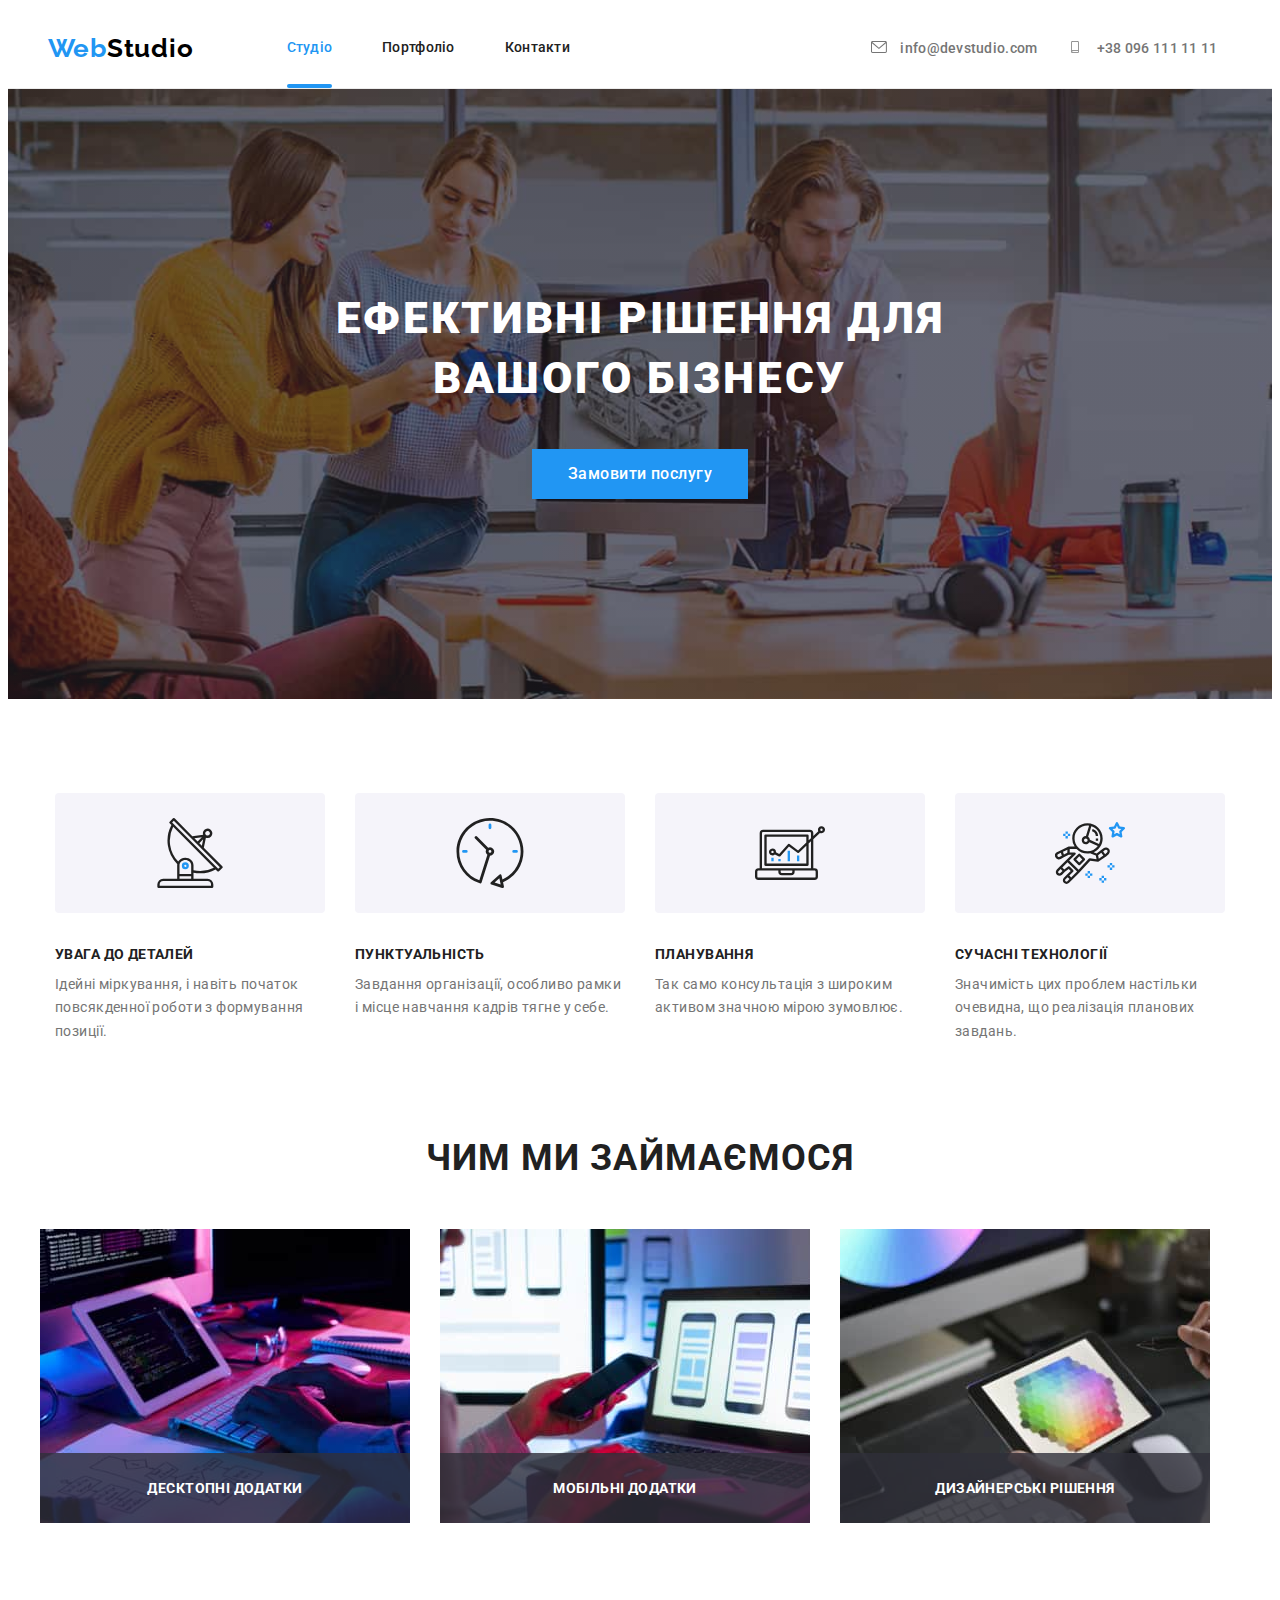
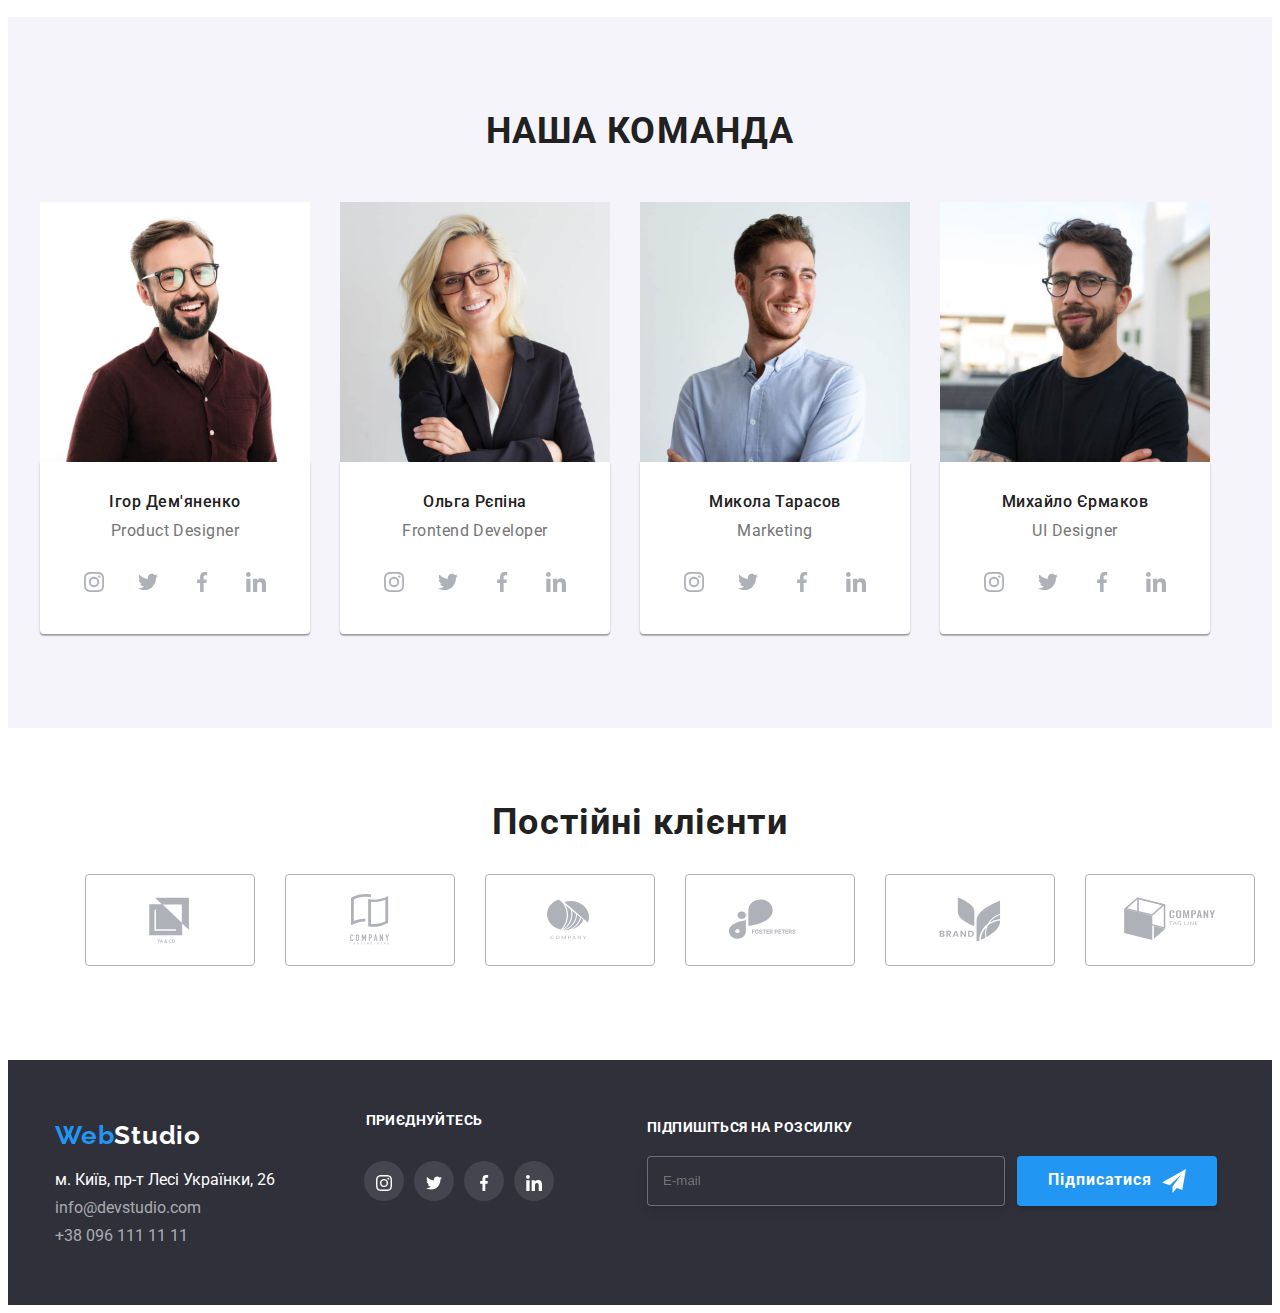
<file: index.html>
<!DOCTYPE html>
<html lang="uk">
<head>
        <meta charset="UTF-8">
        <meta http-equiv="X-UA-Compatible" content="IE=edge">
        <meta name="viewport" content="width=device-width, initial-scale=1.0">
        <title>Frontend_Css_Html_java</title>
        <link rel="preconnect" href="https://fonts.googleapis.com">
        <link rel="preconnect" href="https://fonts.gstatic.com" crossorigin>
        <link href="https://fonts.googleapis.com/css2?family=Raleway:wght@700&family=Roboto:wght@400;500;700;900&display=swap"
            rel="stylesheet">
        <link rel="stylesheet" href="https://cdnjs.cloudflare.com/ajax/libs/modern-normalize/1.1.0/modern-normalize.min.css" integrity="sha512-wpPYUAdjBVSE4KJnH1VR1HeZfpl1ub8YT/NKx4PuQ5NmX2tKuGu6U/JRp5y+Y8XG2tV+wKQpNHVUX03MfMFn9Q==" crossorigin="anonymous" referrerpolicy="no-referrer" />  
          <link rel="stylesheet" href="./css/main.min.css">
            <!-- <link rel="stylesheet" href="./css/style.css">     -->
</head>
<body>
    <header class="header">
        <div class="header__flex  container">
            <nav class="header__navs">
                <a class="logo" href="./index.html">Web<span class="logo--black">Studio</span></a>
                <ul class="header__menu   list">
                    <li class="item     header__item">
                        <a href="./index.html" class="link current  header__link header__link--current">Студіо</a>
                    </li>
                    <li class="item      header__item">
                        <a href="./portfolio.html" class="link  header__link">Портфоліо</a></li>
                    <li class="item      header__item">
                        <a href="./test.html" class="link  header__link">Контакти</a></li>
                </ul>
            </nav>        
                <ul class="contact  list">
                    <li class="item   contact__item">
                        <a href="mailto:info@devstudio.com" class="link contact__link">
                        <svg class="contact__icon" width="16px" height="12px">
                            <use href="./images/icons.svg#envelope-hover"></use></svg>
                        info@devstudio.com</a>
                    <!-- <div class="registr"></div> -->
                    </li>

                <li class="item   contact__item">
                    <a href="tel:+380961111111" class="link  contact__link">
                    <svg class="contact__icon" width="10px" height="16px">
                        <use href="./images/icons.svg#smartphone"></use>
                    </svg>
                    +38 096 111 11 11</a></li>
            </ul>
        </div>
    </header>
<main>   
    <!-- Hero -->    
    <section class="hero">       
       <h1 class="hero__title"> Ефективні рішення для вашого бізнесу</h1>
       <button class="button hero__button" type="button" data-modal-open> Замовити послугу </button> 
    </section>    
                <!-- Переваги -->
    <section class="container">
        <h2 class="visually__hidden">Переваги</h2>
    <ul class="benefits list">
        <li> 
            <svg class="benefits__icon" width="70px" height="70px">
                <use href="./images/icons.svg#antenna"></use>
            </svg>
            <h3 class="benefits__title">УВАГА ДО ДЕТАЛЕЙ</h3>
            <p class="benefits__text">Ідейні міркування, і навіть початок повсякденної роботи з формування позиції.</p>
        </li>
        <li>
            <svg class="benefits__icon" width="70px" height="70px">
                <use href="./images/icons.svg#clock"></use>
            </svg>
            <h3 class="title   benefits__title">ПУНКТУАЛЬНІСТЬ</h3>
            <p class="text     benefits__text">Завдання організації, особливо рамки і місце навчання кадрів тягне у себе.</p>
        </li>
        <li>
            <svg class="benefits__icon" width="70px" height="70px">
                <use href="./images/icons.svg#diagram"></use>
            </svg>
            <h3 class="title     benefits__title">ПЛАНУВАННЯ</h3>
            <p class="text     benefits__text">Так само консультація з широким активом значною мірою зумовлює.</p>
        </li>
        <li>
            <svg class="benefits__icon" width="70px" height="70px">
                <use href="./images/icons.svg#astronaut"></use>
            </svg>
            <h3 class="title     benefits__title">СУЧАСНІ ТЕХНОЛОГІЇ</h3>
            <p class="text     benefits__text">Значимість цих проблем настільки очевидна, що реалізація планових завдань.</p>
        </li>
    </ul>
    </section>

                <!-- /* home */ -->
    <section class="home" >
        <h2 class="home__title">Чим ми займаємося</h2>
        <ul class="home__working list">
            <li class="home__item"> 
                <p class="home__lable">Десктопні додатки</p>
                <img src="./images/box1.jpg" alt="Людина працює за комп'ютером" width="370" height="294">              
            </li>
            <li class="home__item"> 
                <p class="home__lable">Мобільні додатки</p>
                <img src="./images/box2.jpg" alt=" Людина робить  макет телефону" width="370" height="294"> </li>
            <li class="home__item">
                <p class="home__lable">Дизайнерські рішення</p>
                <img src="./images/box3.jpg" alt=" Вибираю палітру на планшеті" width="370" height="294"></li>          
        </ul>    
    </section>
    
                    <!-- Команда сети -->
    <section class="team" >
        <h2 class="team__title">Наша команда</h2>       
            <ul class="team__list list">
            <li>
                <img src="./images/img7.jpg" alt="Ігор Дем'яненко" width="270" height="260">
             <div class="team__ifo">             
                    <h3 class="team__name">Ігор Дем'яненко</h3>
                    <p class="team__text" lang="en">Product Designer</p>
                    <ul class="social__link  list"> 
                        <li>
                            <a class="social__name" href="">
                                <svg width="20px" height="20px">
                                    <use href="./images/icons.svg#instagram"></use>
                                </svg>
                            </a>
                        </li>

                        <li>
                            <a class="social__name" href="">
                                <svg width="20px" height="20px">
                                    <use href="./images/icons.svg#twitter"></use>
                                </svg>
                            </a>
                        </li>

                        <li>
                            <a class="social__name" href="">
                                <svg width="20px" height="20px">
                                    <use href="./images/icons.svg#facebook"></use>
                                </svg>
                            </a>
                        </li>

                        <li>
                            <a class="social__name" href="">
                                <svg width="20px" height="20px">
                                    <use href="./images/icons.svg#linkedin"></use>
                                </svg>
                            </a>
                        </li>
                    </ul>
            </div>
                       
            </li>

            <li>
                <img src="./images/img8.jpg" alt="Ольга Рєпіна" width="270" height="260">
            <div class="team__ifo">
                    <h3 class="team__name">Ольга Рєпіна</h3>
                    <p class="team__text" lang="en">Frontend Developer</p>
                    <ul class="social__link  list">
                        <li><a class="social__name" href="">
                                <svg width="20px" height="20px">
                                    <use href="./images/icons.svg#instagram"></use>
                                </svg>
                            </a></li>
                        <li><a class="social__name" href="">
                                <svg width="20px" height="20px">
                                    <use href="./images/icons.svg#twitter"></use>
                                </svg>
                            </a></li>
                        <li><a class="social__name" href="">
                                <svg width="20px" height="20px">
                                    <use href="./images/icons.svg#facebook"></use>
                                </svg>
                            </a></li>
                        <li><a class="social__name" href=""><svg width="20px" height="20px">
                                    <use href="./images/icons.svg#linkedin"></use>
                                </svg></a></li>
                    </ul>
                </div>
            </li>
                                     
            <li>
                <img src="./images/img9.jpg" alt="Микола Тарасов" width="270" height="260">
            <div class="team__ifo">
                <h3 class="team__name">Микола Тарасов</h3>
                <p class="team__text" lang="en">Marketing</p>
                <ul class="social__link  list">
                    <li><a class="social__name" href="">
                            <svg width="20px" height="20px">
                                <use href="./images/icons.svg#instagram"></use>
                            </svg>
                        </a></li>
                    <li><a class="social__name" href="">
                            <svg width="20px" height="20px">
                                <use href="./images/icons.svg#twitter"></use>
                            </svg>
                        </a></li>
                    <li><a class="social__name" href="">
                            <svg width="20px" height="20px">
                                <use href="./images/icons.svg#facebook"></use>
                            </svg>
                        </a></li>
                    <li><a class="social__name" href=""><svg width="20px" height="20px">
                                <use href="./images/icons.svg#linkedin"></use>
                            </svg></a></li>
                </ul>
                </div>
            </li>           
                        
            <li>
                <img src="./images/img10.jpg" alt="Михайло Єрмаков" width="270" height="260">
            <div class="team__ifo">
                <h3 class="team__name">Михайло Єрмаков</h3>
                <p class="team__text" lang="en">UI Designer</p>
                <ul class="social__link  list">
                    <li>
                        <a class="social__name" href="">
                            <svg  width="20px" height="20px">
                                <use href="./images/icons.svg#instagram"></use>
                            </svg>
                        </a>
                    </li>
                    <li>
                        <a class="social__name" href="">
                            <svg  width="20px" height="20px">
                                <use href="./images/icons.svg#twitter"></use>
                            </svg>
                        </a>
                    </li>
                    <li>
                        <a class="social__name" href="">
                            <svg  width="20px" height="20px">
                                <use href="./images/icons.svg#facebook"></use>
                            </svg>
                        </a>
                    </li>
                    <li>
                        <a class="social__name" href=""><svg  width="20px" height="20px">
                                <use href="./images/icons.svg#linkedin"></use>
                            </svg>
                        </a>
                    </li>
                </ul>
            </div>
            </li>                       
        </ul>    
    </section>
    
                      <!--Client  -->
                
    <section class="container client">
        <h2 class="client__title">Постійні клієнти</h2>
        <ul class="client__logo list">
            <li>
                <svg class="client__icons"  width="41px" height="47px">
                    <use href="./images/icons.svg#group"></use>
                </svg>
            </li>
            <li>
                <svg class="client__icons" width="106px" height="60px">
                    <use href="./images/icons.svg#group-a"></use>
                </svg>
            </li>
            <li>
                <svg class="client__icons" width="106px" height="60px">
                    <use href="./images/icons.svg#group-b"></use>
                </svg>
            </li>
            <li>
               <svg class="client__icons" width="106px" height="60px">
                    <use href="./images/icons.svg#group-c"></use>
                </svg>
            </li>
            <li>
                <svg class="client__icons" width="106px" height="60px">
                    <use href="./images/icons.svg#group-d"></use>
                </svg>
            </li>
            <li>
                <svg class="client__icons" width="106px" height="60px">
                    <use href="./images/icons.svg#group-f"></use>
                </svg>
            </li>
        </ul>
    </section>
</main>
<footer class="footer">
    <div class="foot  container">
        <div>
            <!-- <a class="logo__foot" href="./index.html"><span class="logo__span">Web</span>Studio</a> -->
            <a class="logo" href="./index.html">Web<span class="logo--white">Studio</span></a>
             <address class="address">
             <p class="address__sity">м. Київ, пр-т Лесі Українки, 26 </p>
           
                <ul class="list">
                    <li class="address__item"><a class="address__contact" href="mailto:info@devstudio.com">info@devstudio.com</a></li>
                    <li class="address__item"> <a class="address__contact" href="tel:+380961111111">+38 096 111 11 11</a></li>
                </ul>
            </address>
        </div>

        <div class="join">
            <p class="join__title">приєднуйтесь</p>
            <ul class="list  join__list">
                <li>
                    <a class="join__link" href="https://www.instagram.com/">
                        <svg class="qwe" width="20px" height="20px">
                            <use href="./images/icons.svg#instagram"></use>
                        </svg>
                    </a>
                </li>
                <li>
                    <a class="join__link" href="https://twitter.com/">
                        <svg width="20px" height="20px">
                            <use href="./images/icons.svg#twitter"></use>
                        </svg>
                    </a>
                </li>
                <li>
                    <a class="join__link" href="https://www.facebook.com/">
                        <svg width="20px" height="20px">
                            <use href="./images/icons.svg#facebook"></use>
                        </svg>
                    </a>
                </li>
                <li>
                    <a class="join__link" href="https://www.linkedin.com/">
                        <svg width="20px" height="20px">
                            <use href="./images/icons.svg#linkedin"></use>
                        </svg>
                    </a>
                </li>
            </ul>
        </div>
        <div class="subscription">
            <h3 class="subscription__title">Підпишіться на розсилку</h3>
            <div class="subscription__form">
                <label for="mail"></label>
                <input class="subscription__input" id="mail" type="email" name="mail" placeholder="E-mail">
                <button class="subscription__button" type="submit">Підписатися
                    <svg class="subscription__icon" width="24" height="24">
                        <use href="./images/icons.svg#icon-send"></use>
                    </svg>
                </button>
            </div>
        </div>
    </div>
</footer>

            <!-- Modal -->
<div class="backdrop is-hidden" data-modal>
    <div class="modal">
        <button type="button" class="modal__close" data-modal-close>
            <svg width="18px" height="18px">
                <use href="./images/icons.svg#close-modsal"></use>
            </svg>
        </button>
<form class="form">
    <h2 class="form__title">Залиште свої дані, ми вам передзвонимо</h2>

    <div class="form__position">
        <label class="form__lable" for="name">Ім'я</label>
        <div class="form__box">
            <input class="form__input" type="text"   name="name" id="name" autofocus>
            <svg class="form__icon" width="18" height="18">
                <use href="./images/icons.svg#person-black"></use>
            </svg>
        </div>
    </div>

    <div class="form__position">
        <label class="form__lable" for="tel">Телефон</label>
        <div class="form__box">
            <input class="form__input" type="tel" name="tel" id="tel" minlength="2" maxlength="20" pattern="1-0">
            <svg class="form__icon" width="18" height="18">
                <use href="./images/icons.svg#phone-black"></use>
            </svg>
        </div>
    </div>


    <div class="form__position">
        <label class="form__lable" for="mail">Пошта</label>
        <div class="form__box">
            <input class="form__input" type="email" name="mail" id="email">
            <svg class="form__icon" width="18" height="18">
                <use href="./images/icons.svg#email-black"></use>
            </svg>
        </div>
    </div>

    <div class="textarea">
        <label class="textarea__lable" for="textarea">Коментар</label>
        <!-- <p class="name-textarea">Коментар</p> -->
        <textarea name="textarea" class="textarea__placeholder" id="textarea" cols="30" rows="10" placeholder="Введіть текст"></textarea>
    </div>

    <div class="checkbox">
        <input class="checkbox__input" type="checkbox" name="consent" value="" id="consent">
        <label class="checkbox__lable" for="consent">Погоджуюся з розсилкою та приймаю <a class="checkbox__link" href="">Умови договору</a>
        </label>
    </div>
    <button class="submit__modal" type="submit">Відправити</button>
</form>
    </div>
</div>


<script src="./js/modal.js"></script>
</body>
</html>
</file>
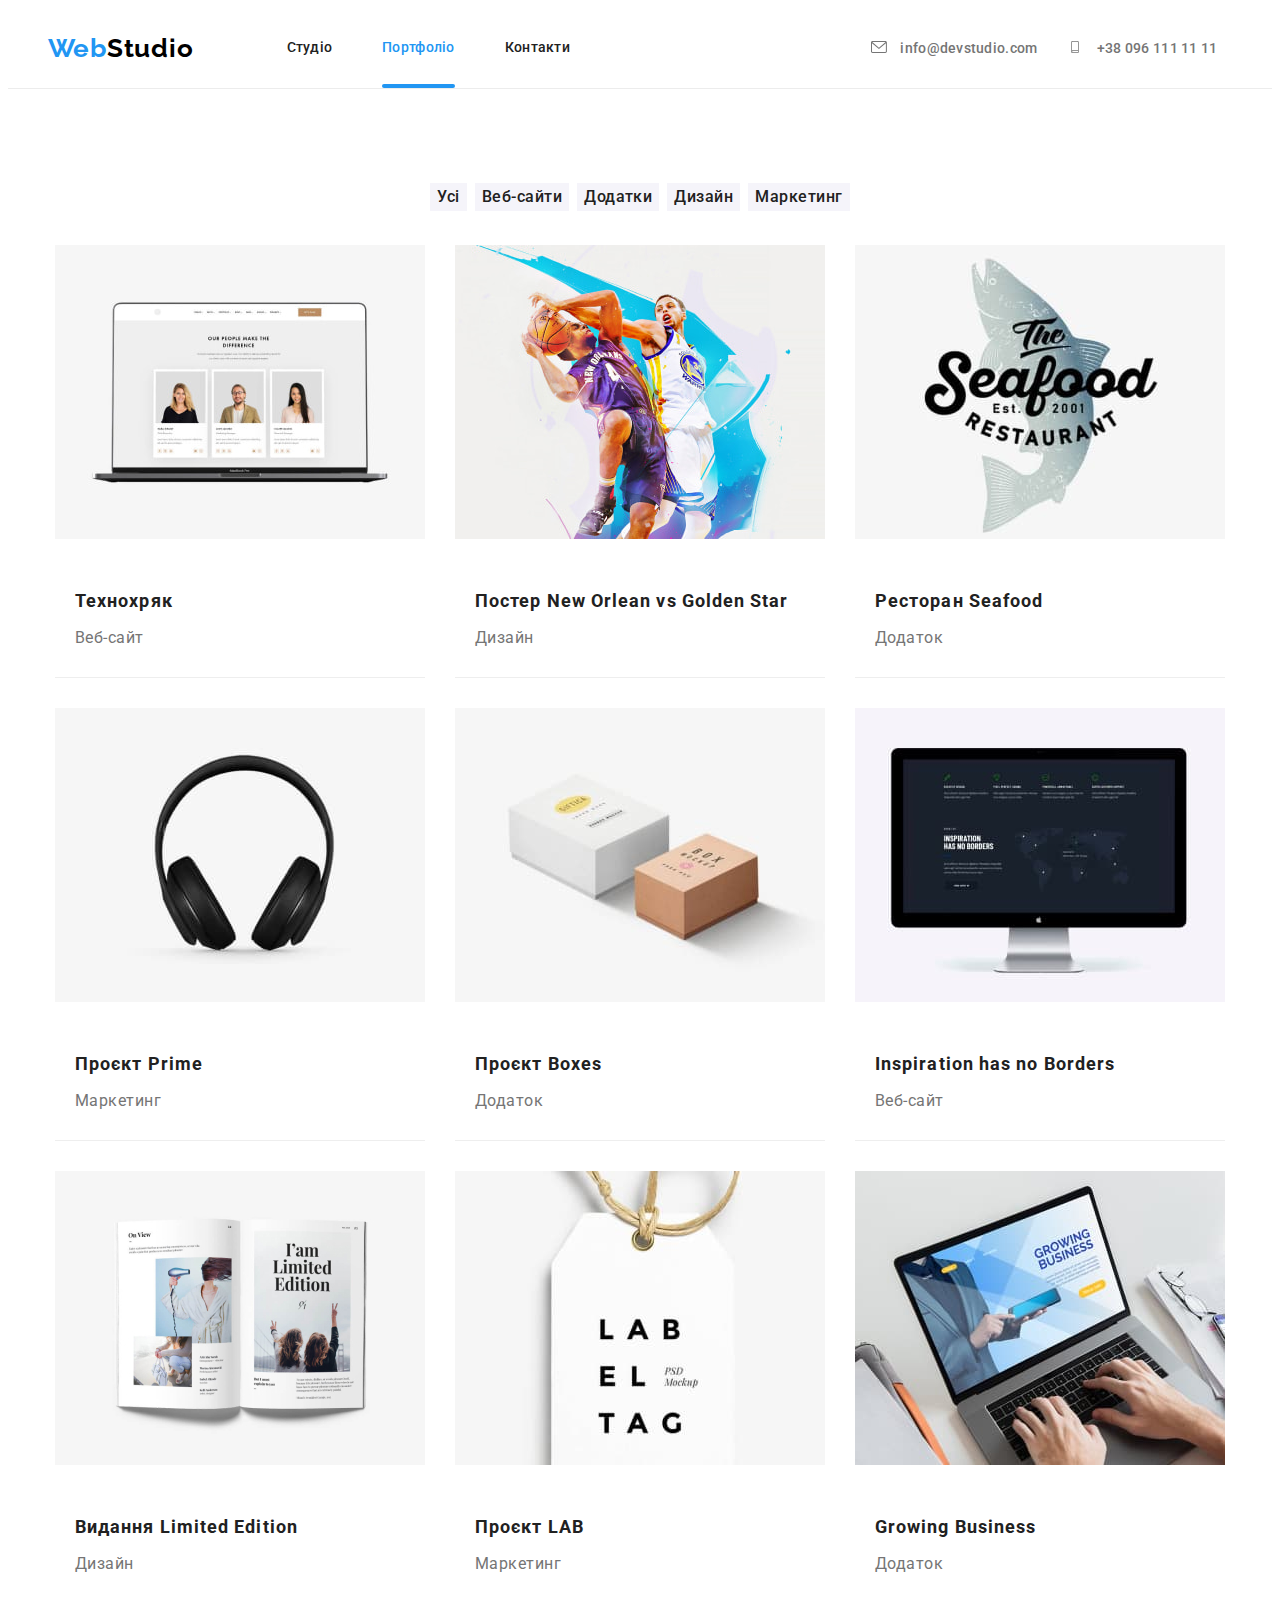
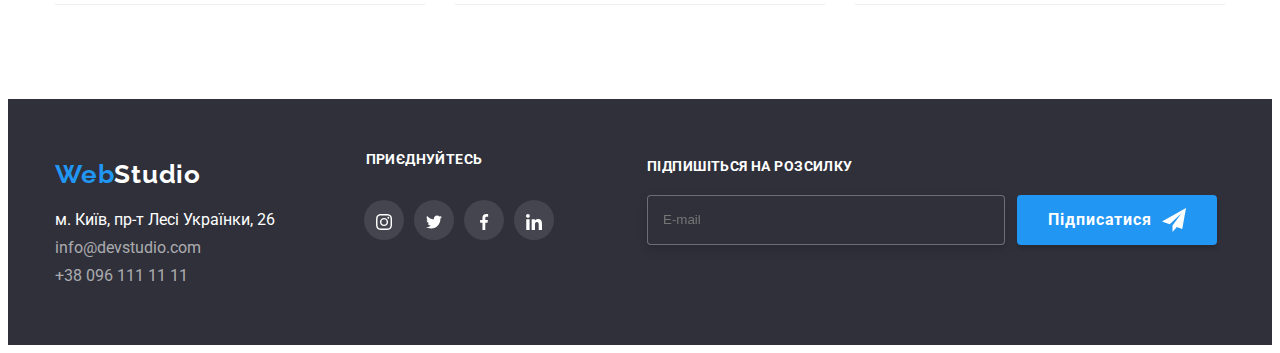
<file: portfolio.html>
<!DOCTYPE html>
<html lang="uk">
<head>
    <meta charset="UTF-8">
    <meta http-equiv="X-UA-Compatible" content="IE=edge">
    <meta name="viewport" content="width=device-width, initial-scale=1.0">
    <title>Портфоліо</title>
    <link rel="preconnect" href="https://fonts.googleapis.com">
    <link rel="preconnect" href="https://fonts.gstatic.com" crossorigin>
    <link href="https://fonts.googleapis.com/css2?family=Raleway:wght@700&family=Roboto:wght@400;500;700;900&display=swap"
        rel="stylesheet">
    <link rel="stylesheet" href="https://cdnjs.cloudflare.com/ajax/libs/modern-normalize/1.1.0/modern-normalize.min.css"
        integrity="sha512-wpPYUAdjBVSE4KJnH1VR1HeZfpl1ub8YT/NKx4PuQ5NmX2tKuGu6U/JRp5y+Y8XG2tV+wKQpNHVUX03MfMFn9Q=="
        crossorigin="anonymous" referrerpolicy="no-referrer" />
 
   <!-- <link rel="stylesheet" href="./css/style.css"> -->
   <link rel="stylesheet" href="./css/main.min.css">
</head>

<body>
<header class="header">
    <div class="header__flex  container">
        <nav class="header__navs">
            <a class="logo" href="./index.html">Web<span class="logo--black">Studio</span></a>
            <ul class="header__menu   list">
                <li class="item     header__item">
                    <a href="./index.html" class="link current  header__link ">Студіо</a>
                </li>
                <li class="item      header__item">
                    <a href="./portfolio.html" class="link  header__link header__link--current">Портфоліо</a>
                </li>
                <li class="item      header__item">
                    <a href="./test.html" class="link  header__link">Контакти</a>
                </li>
            </ul>
        </nav>
        <ul class="contact  list">
            <li class="item   contact__item">
                <a href="mailto:info@devstudio.com" class="link contact__link">
                    <svg class="contact__icon" width="16px" height="12px">
                        <use href="./images/icons.svg#envelope-hover"></use>
                    </svg>
                    info@devstudio.com</a>
                <!-- <div class="registr"></div> -->
            </li>

            <li class="item   contact__item">
                <a href="tel:+380961111111" class="link  contact__link">
                    <svg class="contact__icon" width="10px" height="16px">
                        <use href="./images/icons.svg#smartphone"></use>
                    </svg>
                    +38 096 111 11 11</a>
            </li>
        </ul>
    </div>
</header>
    <main>
                <!-- Навігація по сайту -->
            <h1 class="visually__hidden">Приклади робіт</h1>
        <section class="filtres container">
            <ul class="list filtres__project">
                <li class="filtres__item"><button class="button filtres__button" type="button" >Усі</button></li>
                <li class="filtres__item"><button class="button filtres__button" type="button">Веб-сайти</button></li>
                <li class="filtres__item"><button class="button filtres__button" type="button">Додатки</button></li>
                <li class="filtres__item"><button class="button filtres__button" type="button">Дизайн</button></li>
                <li class="filtres__item"><button class="button filtres__button" type="button">Маркетинг</button></li>
            </ul>
        </section>
        
             <!--project-->
        <section class="container project">           
            <ul class="list project__list">
                <li class="project__item">
                    <a  href="#" class="link">
                    <div class="project__overlay">                    
                    <img src="./images/Portfolio/foto-laptop.jpg" alt="">
                    <p class="project__description">Ресурс пропонує комплексні пропозиції з різним рівнем функціоналу та сервісів. Все це дозволить відвідувачу отримати вичерпні відомості про компанію чи приватну особу.</p>
                </div>            
                   
                <div class="project__name">
                        <h2 class="project__title">Технохряк</h2>
                        <p class="project__text">Веб-сайт</p>                
                 </div> 
                </a>                   
                </li>

                <li class="project__item">
                    <a class="link" href="#">
                        <div class="project__overlay">
                          <img src="./images/Portfolio/basketbal.jpg" alt=""> 
                          <p class="project__description">Ресурс пропонує комплексні пропозиції з різним рівнем функціоналу та сервісів. Все це дозволить відвідувачу отримати вичерпні відомості про компанію чи приватну особу.</p> 
                        </div>
                     
                     <div class="project__name">
                        <h2 class="project__title">Постер New Orlean vs Golden Star</h2>
                        <p class="project__text">Дизайн</p></div>
                </a>                                         
                </li>

                <li class="project__item">
                    <a class="link" href="#">
                        <div class="project__overlay">
                           <img src="./images/Portfolio/seabood-restoran.jpg" alt="">
                           <p class="project__description">Ресурс пропонує комплексні пропозиції з різним рівнем функціоналу та сервісів. Все це дозволить відвідувачу отримати вичерпні відомості про компанію чи приватну особу.</p>  
                        </div>
                    
                    <div class="project__name">
                        <h2 class="project__title">Ресторан Seafood</h2>
                        <p class="project__text">Додаток</p></div>
                    </a>                                        
                </li>

                <li class="project__item">
                    <a class="link" href="#">
                        <div class="project__overlay">
                            <img src="./images/Portfolio/headphone.jpg" alt="">
                            <p class="project__description">Ресурс пропонує комплексні пропозиції з різним рівнем функціоналу та сервісів. Все це дозволить відвідувачу отримати вичерпні відомості про компанію чи приватну особу.</p> 
                        </div>
                    
                    <div class="project__name">
                        <h2 class="project__title">Проєкт Prime</h2>
                        <p class="project__text">Маркетинг</p></div>
                    </a>
                                        
                </li>

                <li class="project__item"> 
                    <a class="link" href="#">
                        <div class="project__overlay">
                            <img src="./images/Portfolio/box.jpg" alt="">
                            <p class="project__description">Ресурс пропонує комплексні пропозиції з різним рівнем функціоналу та сервісів. Все це дозволить відвідувачу отримати вичерпні відомості про компанію чи приватну особу.</p> 
                        </div>
                    
                    <div class="project__name">
                        <h2 class="project__title">Проєкт Boxes</h2>
                        <p class="project__text">Додаток</p></div>
                    </a>
                                        
                </li>
                
                <li class="project__item">
                    <a class="link" href="#">
                        <div class="project__overlay">
                            <img src="./images/Portfolio/monitor-aple.jpg" alt="">
                            <p class="project__description">Ресурс пропонує комплексні пропозиції з різним рівнем функціоналу та сервісів. Все це дозволить відвідувачу отримати вичерпні відомості про компанію чи приватну особу.</p> 
                        </div>
                    
                    <div class="project__name">
                        <h2 class="project__title">Inspiration has no Borders</h2>
                        <p class="project__text">Веб-сайт</p></div>
                    </a>                  
                </li>

                <li class="project__item">
                    <a class="link" href="#">
                        <div class="project__overlay">
                            <img src="./images/Portfolio/joornal.jpg" alt="">
                            <p class="project__description">Ресурс пропонує комплексні пропозиції з різним рівнем функціоналу та сервісів. Все це дозволить відвідувачу отримати вичерпні відомості про компанію чи приватну особу.</p> 
                        </div>
                    
                    <div class="project__name">
                         <h2 class="project__title">Видання Limited Edition</h2>
                         <p class="project__text">Дизайн</p></div>
                        </a>                                       
                </li>
 
                <li class="project__item">
                    <a class="link" href="#">
                        <div class="project__overlay">
                            <img src="./images/Portfolio/label-tag.jpg" alt="">
                            <p class="project__description">Ресурс пропонує комплексні пропозиції з різним рівнем функціоналу та сервісів. Все це дозволить відвідувачу отримати вичерпні відомості про компанію чи приватну особу.</p> 
                        </div>
                    
                    <div class="project__name">
                        <h2 class="project__title">Проєкт LAB</h2>
                        <p class="project__text">Маркетинг</p></div>
                        </a>                                        
                </li>

                <li class="project__item">
                    <a class="link" href="">
                        <div class="project__overlay">
                            <img src="./images/Portfolio/laptop-work.jpg" alt="Зростаючий бізнес">
                            <p class="project__description">Ресурс пропонує комплексні пропозиції з різним рівнем функціоналу та сервісів. Все це дозволить відвідувачу отримати вичерпні відомості про компанію чи приватну особу.</p> 
                        </div>
                    
                    <div class="project__name">
                        <h2 class="project__title">Growing Business</h2>
                        <p class="project__text">Додаток</p></div>
                    </a>                                        
                </li>                                           
            </ul>            
        </section>
    </main>

<footer class="footer">
    <div class="foot  container">
        <div>
            <!-- <a class="logo__foot" href="./index.html"><span class="logo__span">Web</span>Studio</a> -->
            <a class="logo" href="./index.html">Web<span class="logo--white">Studio</span></a>
            <address class="address">
                <p class="address__sity">м. Київ, пр-т Лесі Українки, 26 </p>

                <ul class="list">
                    <li class="address__item"><a class="address__contact"
                            href="mailto:info@devstudio.com">info@devstudio.com</a></li>
                    <li class="address__item"> <a class="address__contact" href="tel:+380961111111">+38 096 111 11
                            11</a></li>
                </ul>
            </address>
        </div>

        <div class="join">
            <p class="join__title">приєднуйтесь</p>
            <ul class="list  join__list">
                <li>
                    <a class="join__link" href="https://www.instagram.com/">
                        <svg class="qwe" width="20px" height="20px">
                            <use href="./images/icons.svg#instagram"></use>
                        </svg>
                    </a>
                </li>
                <li>
                    <a class="join__link" href="https://twitter.com/">
                        <svg width="20px" height="20px">
                            <use href="./images/icons.svg#twitter"></use>
                        </svg>
                    </a>
                </li>
                <li>
                    <a class="join__link" href="https://www.facebook.com/">
                        <svg width="20px" height="20px">
                            <use href="./images/icons.svg#facebook"></use>
                        </svg>
                    </a>
                </li>
                <li>
                    <a class="join__link" href="https://www.linkedin.com/">
                        <svg width="20px" height="20px">
                            <use href="./images/icons.svg#linkedin"></use>
                        </svg>
                    </a>
                </li>
            </ul>
        </div>
        <div class="subscription">
            <h3 class="subscription__title">Підпишіться на розсилку</h3>
            <div class="subscription__form">
                <label for="mail"></label>
                <input class="subscription__input" id="mail" type="email" name="mail" placeholder="E-mail">
                <button class="subscription__button" type="submit">Підписатися
                    <svg class="subscription__icon" width="24" height="24">
                        <use href="./images/icons.svg#icon-send"></use>
                    </svg>
                </button>
            </div>
        </div>
    </div>
</footer>
    
</body>
</html>
</file>
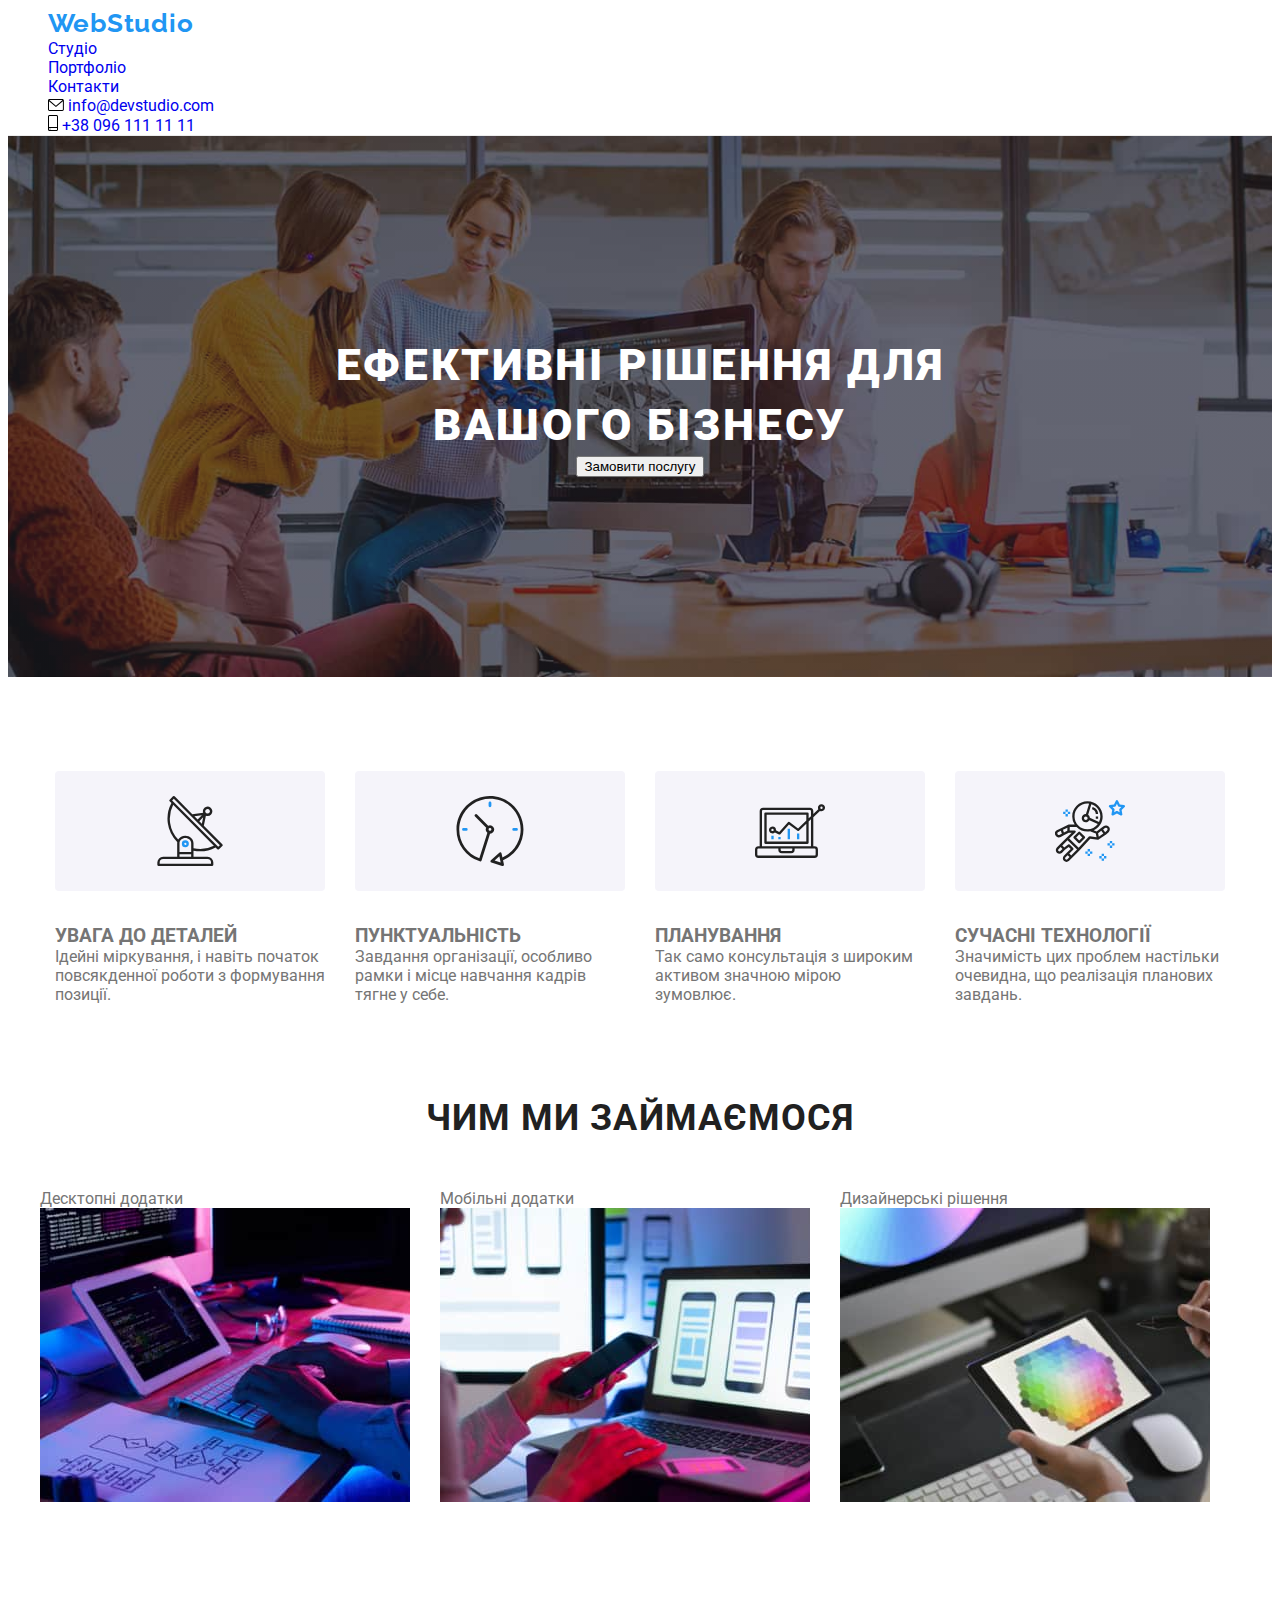
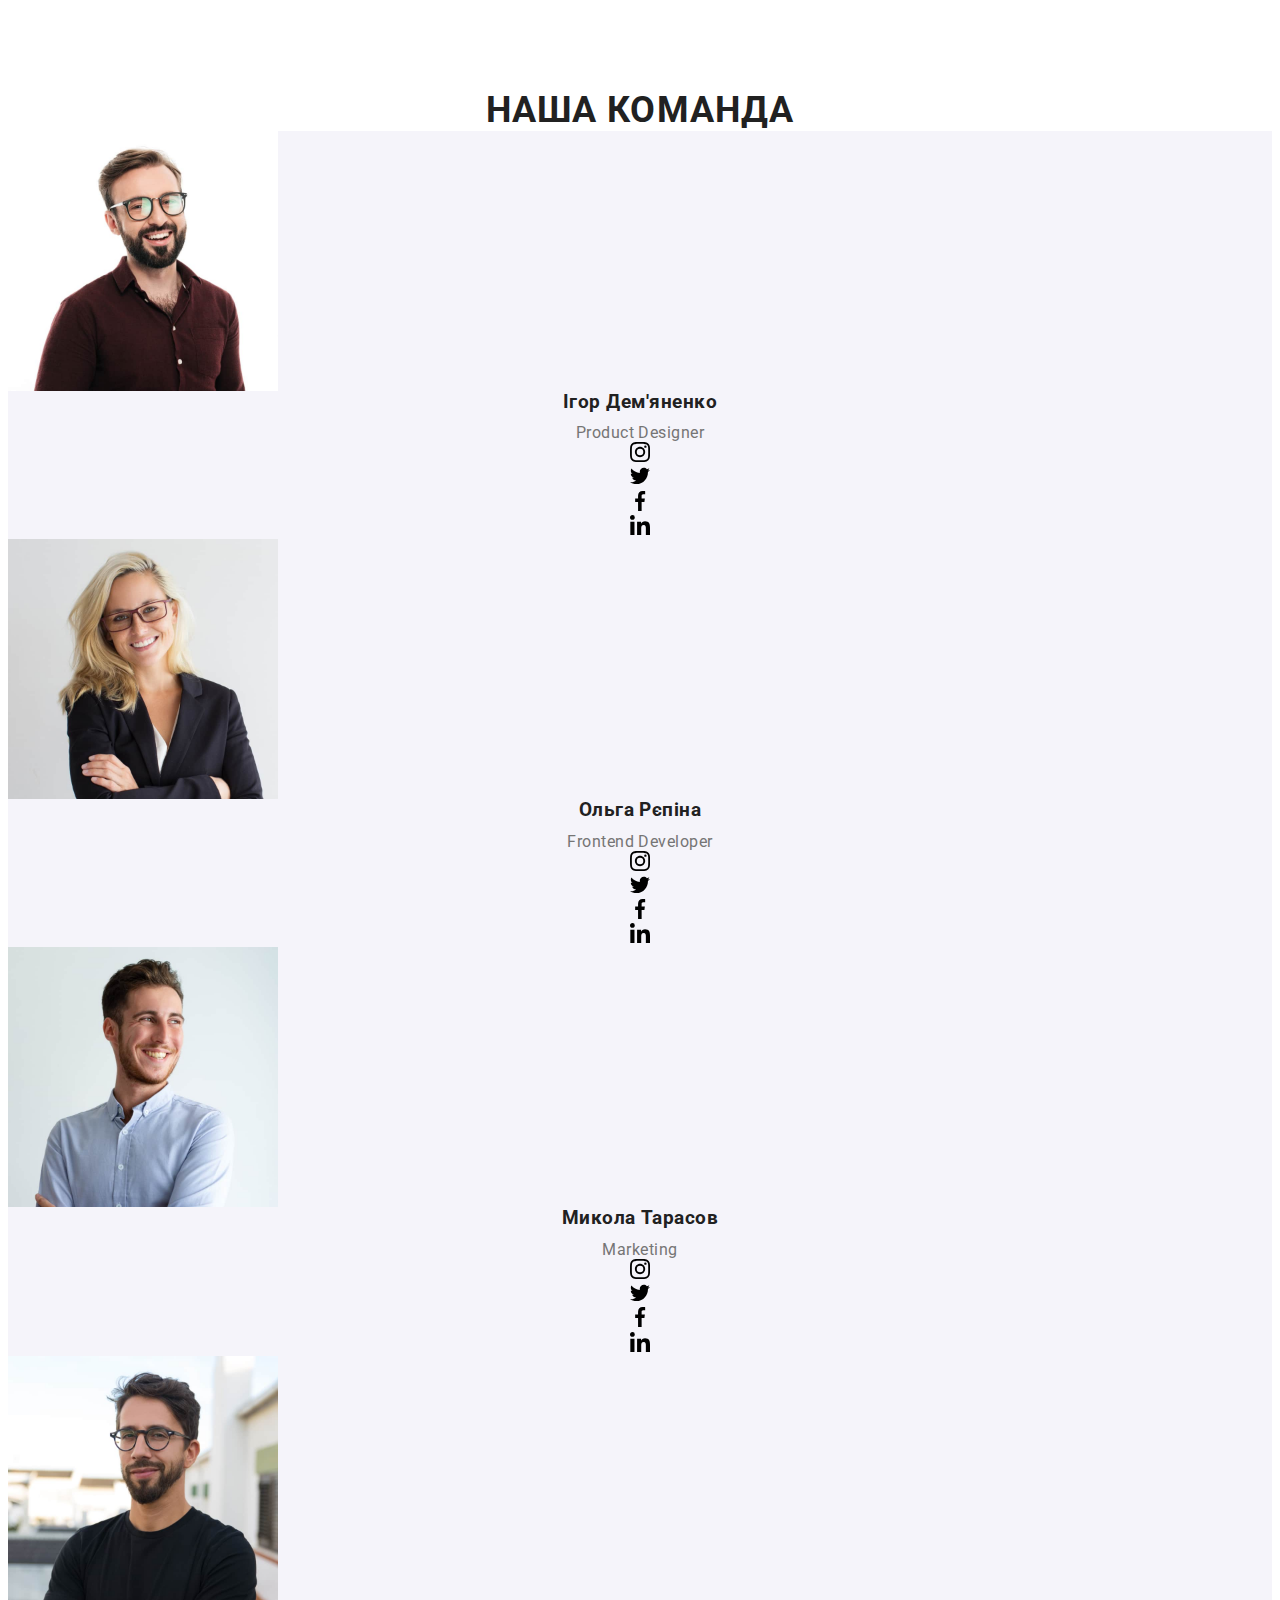
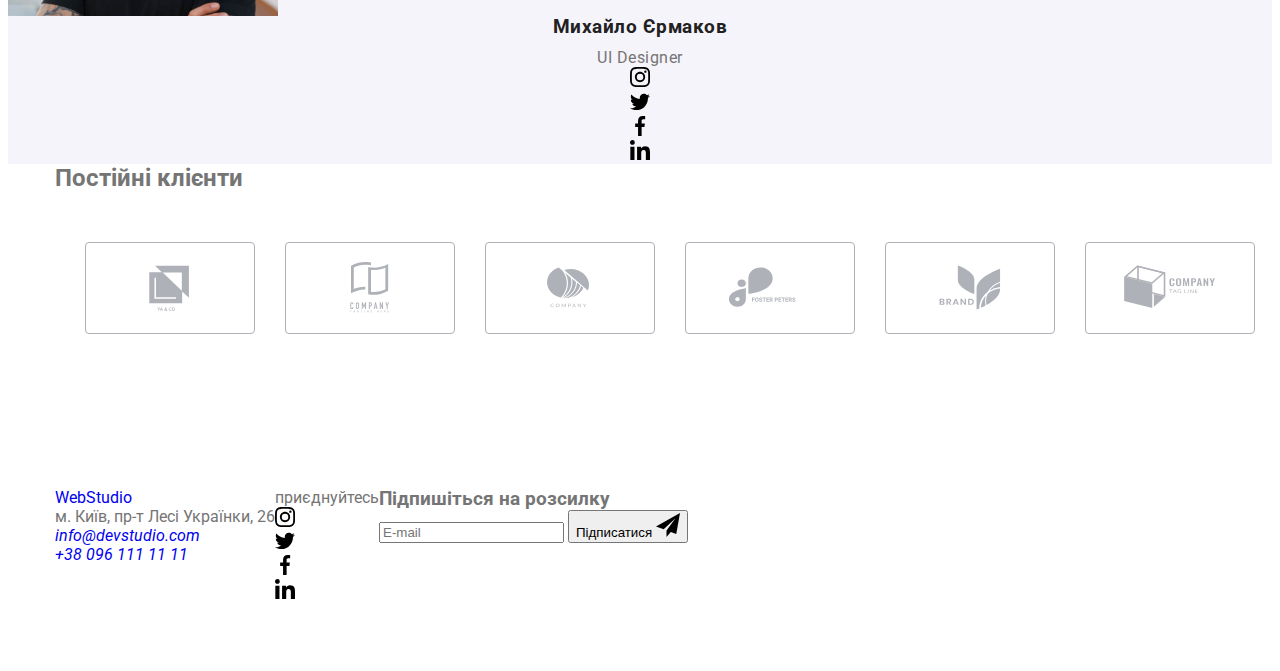
<file: test.html>
<!DOCTYPE html>
<html lang="uk">
<head>
        <meta charset="UTF-8">
        <meta http-equiv="X-UA-Compatible" content="IE=edge">
        <meta name="viewport" content="width=device-width, initial-scale=1.0">
        <title>Frontend_Css_Html_java</title>
        <link rel="preconnect" href="https://fonts.googleapis.com">
        <link rel="preconnect" href="https://fonts.gstatic.com" crossorigin>
        <link href="https://fonts.googleapis.com/css2?family=Raleway:wght@700&family=Roboto:wght@400;500;700;900&display=swap"
            rel="stylesheet">
        <link rel="stylesheet" href="https://cdnjs.cloudflare.com/ajax/libs/modern-normalize/1.1.0/modern-normalize.min.css"
            integrity="sha512-wpPYUAdjBVSE4KJnH1VR1HeZfpl1ub8YT/NKx4PuQ5NmX2tKuGu6U/JRp5y+Y8XG2tV+wKQpNHVUX03MfMFn9Q=="
            crossorigin="anonymous" referrerpolicy="no-referrer" />  
            <link rel="stylesheet" href="./css/main.min.css">               
            <!-- <link rel="stylesheet" href="./css/style.css">     -->
</head>
<body>
    <header class="header">
        <div class="header__list  container">
            <nav class="header__nav">
                <a class="logo" href="./index.html"><span class="logo__span">Web</span>Studio</a>
                <ul class="header__nav list">
                    <li class="item">
                        <a href="./index.html" class="link current">Студіо</a>
                    </li>
                    <li class="item">
                        <a href="./portfolio.html" class="link">Портфоліо</a></li>
                    <li class="item">
                        <a href="./test.html" class="link">Контакти</a></li>
                </ul>
            </nav>        
                <ul class="cont__nav list">
                    <li class="item">
                        <svg class="icon__header" width="16px" height="12px">
                            <use href="./images/icons.svg#envelope-hover"></use></svg>
                        <a href="mailto:info@devstudio.com"  class="link">info@devstudio.com</a>
                    <!-- <div class="registr"></div> -->
                    </li>

                <li class="item">
                    <svg class="icon__header" width="10px" height="16px">
                        <use href="./images/icons.svg#smartphone"></use>
                    </svg>
                    <a href="tel:+380961111111" class="link" data-mo>+38 096 111 11 11</a></li>
            </ul>
        </div>
    </header>
<main>   
    <!-- Hero -->    
    <section class="hero">
       <h1 class="visually__hidden">Проекти</h1>
       <h1 class="hero__title"> Ефективні рішення для вашого бізнесу</h1>
       <button class="hero-button" type="button" data-modal-open> Замовити послугу </button> 
    </section>    

    <section class="container perevagu">
        <h2 class="visually__hidden">Переваги</h2>
    <ul class="benefits list">
        <li> 
            <svg class="benefits__icon" width="70px" height="70px">
                <use href="./images/icons.svg#antenna"></use>
            </svg>
            <h3 class="title">УВАГА ДО ДЕТАЛЕЙ</h3>
            <p class="text">Ідейні міркування, і навіть початок повсякденної роботи з формування позиції.</p>
        </li>
        <li>
            <svg class="benefits__icon" width="70px" height="70px">
                <use href="./images/icons.svg#clock"></use>
            </svg>
            <h3 class="title">ПУНКТУАЛЬНІСТЬ</h3>
            <p class="text">Завдання організації, особливо рамки і місце навчання кадрів тягне у себе.</p>
        </li>
        <li>
            <svg class="benefits__icon" width="70px" height="70px">
                <use href="./images/icons.svg#diagram"></use>
            </svg>
            <h3 class="title">ПЛАНУВАННЯ</h3>
            <p class="text">Так само консультація з широким активом значною мірою зумовлює.</p>
        </li>
        <li>
            <svg class="benefits__icon" width="70px" height="70px">
                <use href="./images/icons.svg#astronaut"></use>
            </svg>
            <h3 class="title">СУЧАСНІ ТЕХНОЛОГІЇ</h3>
            <p class="text">Значимість цих проблем настільки очевидна, що реалізація планових завдань.</p>
        </li>
    </ul>
    </section>

    <section class="home" >
        <h2 class="home__title">Чим ми займаємося</h2>
        <ul class="home__working list">
            <li class="item"> 
                <p class="label">Десктопні додатки</p>
                <img src="./images/box1.jpg" alt="Людина працює за комп'ютером" width="370" height="294">              
            </li>
            <li class="item"> 
                <p class="label">Мобільні додатки</p>
                <img src="./images/box2.jpg" alt=" Людина робить  макет телефону" width="370" height="294"> </li>
            <li class="item">
                <p class="label">Дизайнерські рішення</p>
                <img src="./images/box3.jpg" alt=" Вибираю палітру на планшеті" width="370" height="294"></li>          
        </ul>    
    </section>
                    <!-- Команда сети -->
    <section class="team-containe" >
        <h2 class="home__title">Наша команда</h2>       
            <ul class="team list">
            <li>
                <img src="./images/img7.jpg" alt="Ігор Дем'яненко" width="270" height="260">
             <div class="team__name">             
                    <h3 class="name">Ігор Дем'яненко</h3>
                    <p class="team__text" lang="en">Product Designer</p>
                    <ul class="seti list">
                        <li>
                            <a class="seti__name" href="">
                                <svg width="20px" height="20px">
                                    <use href="./images/icons.svg#instagram"></use>
                                </svg>
                            </a>
                        </li>

                        <li>
                            <a class="seti__name" href="">
                                <svg width="20px" height="20px">
                                    <use href="./images/icons.svg#twitter"></use>
                                </svg>
                            </a>
                        </li>

                        <li>
                            <a class="seti__name" href="">
                                <svg width="20px" height="20px">
                                    <use href="./images/icons.svg#facebook"></use>
                                </svg>
                            </a>
                        </li>

                        <li>
                            <a class="seti__name" href="">
                                <svg width="20px" height="20px">
                                    <use href="./images/icons.svg#linkedin"></use>
                                </svg>
                            </a>
                        </li>
                    </ul>
            </div>
                       
            </li>

            <li>
                <img src="./images/img8.jpg" alt="Ольга Рєпіна" width="270" height="260">
            <div class="team__name">
                    <h3 class="name">Ольга Рєпіна</h3>
                    <p class="team__text" lang="en">Frontend Developer</p>
                    <ul class="seti list">
                        <li><a class="seti__name" href="">
                                <svg width="20px" height="20px">
                                    <use href="./images/icons.svg#instagram"></use>
                                </svg>
                            </a></li>
                        <li><a class="seti__name" href="">
                                <svg width="20px" height="20px">
                                    <use href="./images/icons.svg#twitter"></use>
                                </svg>
                            </a></li>
                        <li><a class="seti__name" href="">
                                <svg width="20px" height="20px">
                                    <use href="./images/icons.svg#facebook"></use>
                                </svg>
                            </a></li>
                        <li><a class="seti__name" href=""><svg width="20px" height="20px">
                                    <use href="./images/icons.svg#linkedin"></use>
                                </svg></a></li>
                    </ul>
                </div>
            </li>
                                     
            <li>
                <img src="./images/img9.jpg" alt="Микола Тарасов" width="270" height="260">
            <div class="team__name">
                <h3 class="name">Микола Тарасов</h3>
                <p class="team__text" lang="en">Marketing</p>
                <ul class="seti list">
                    <li><a class="seti__name" href="">
                            <svg width="20px" height="20px">
                                <use href="./images/icons.svg#instagram"></use>
                            </svg>
                        </a></li>
                    <li><a class="seti__name" href="">
                            <svg width="20px" height="20px">
                                <use href="./images/icons.svg#twitter"></use>
                            </svg>
                        </a></li>
                    <li><a class="seti__name" href="">
                            <svg width="20px" height="20px">
                                <use href="./images/icons.svg#facebook"></use>
                            </svg>
                        </a></li>
                    <li><a class="seti__name" href=""><svg width="20px" height="20px">
                                <use href="./images/icons.svg#linkedin"></use>
                            </svg></a></li>
                </ul>
                </div>
            </li>           
                        
            <li>
                <img src="./images/img10.jpg" alt="Михайло Єрмаков" width="270" height="260">
            <div class="team__name">
                <h3 class="name">Михайло Єрмаков</h3>
                <p class="team__text" lang="en">UI Designer</p>
                <ul class="seti list">
                    <li>
                        <a class="seti__name" href="">
                            <svg  width="20px" height="20px">
                                <use href="./images/icons.svg#instagram"></use>
                            </svg>
                        </a>
                    </li>
                    <li>
                        <a class="seti__name" href="">
                            <svg  width="20px" height="20px">
                                <use href="./images/icons.svg#twitter"></use>
                            </svg>
                        </a>
                    </li>
                    <li>
                        <a class="seti__name" href="">
                            <svg  width="20px" height="20px">
                                <use href="./images/icons.svg#facebook"></use>
                            </svg>
                        </a>
                    </li>
                    <li>
                        <a class="seti__name" href=""><svg  width="20px" height="20px">
                                <use href="./images/icons.svg#linkedin"></use>
                            </svg>
                        </a>
                    </li>
                </ul>
            </div>
            </li>                       
        </ul>    
    </section>
    
                      <!--Client  -->
                
    <section class="container">
        <h2 class="client">Постійні клієнти</h2>
        <ul class="client__logo list">
            <li>
                <svg class="client__icons"  width="41px" height="47px">
                    <use href="./images/icons.svg#group"></use>
                </svg>
            </li>
            <li>
                <svg class="client__icons" width="106px" height="60px">
                    <use href="./images/icons.svg#group-a"></use>
                </svg>
            </li>
            <li>
                <svg class="client__icons" width="106px" height="60px">
                    <use href="./images/icons.svg#group-b"></use>
                </svg>
            </li>
            <li>
               <svg class="client__icons" width="106px" height="60px">
                    <use href="./images/icons.svg#group-c"></use>
                </svg>
            </li>
            <li>
                <svg class="client__icons" width="106px" height="60px">
                    <use href="./images/icons.svg#group-d"></use>
                </svg>
            </li>
            <li>
                <svg class="client__icons" width="106px" height="60px">
                    <use href="./images/icons.svg#group-f"></use>
                </svg>
            </li>
        </ul>
    </section>
</main>
<footer>
    <div class="foot container">
        <div>
            <a class="logo__foot" href="./index.html"><span class="logo__span">Web</span>Studio</a>
            <p class="address">м. Київ, пр-т Лесі Українки, 26 </p>
            <address class="main__address">
                <ul class="main__kontakt list">
                    <li class="mail"><a class="contact" href="mailto:info@devstudio.com">info@devstudio.com</a></li>
                    <li class="mail"> <a class="contact" href="tel:+380961111111">+38 096 111 11 11</a></li>
                </ul>
            </address>
        </div>

        <div class="link__footer">
            <p>приєднуйтесь</p>
            <ul class="setisocial list">
                <li>
                    <a class="setisocial__link" href="https://www.instagram.com/">
                        <svg width="20px" height="20px">
                            <use href="./images/icons.svg#instagram"></use>
                        </svg>
                    </a>
                </li>
                <li>
                    <a class="setisocial__link" href="https://twitter.com/">
                        <svg width="20px" height="20px">
                            <use href="./images/icons.svg#twitter"></use>
                        </svg>
                    </a>
                </li>
                <li>
                    <a class="setisocial__link" href="https://www.facebook.com/">
                        <svg width="20px" height="20px">
                            <use href="./images/icons.svg#facebook"></use>
                        </svg>
                    </a>
                </li>
                <li>
                    <a class="setisocial__link" href="https://www.linkedin.com/">
                        <svg width="20px" height="20px">
                            <use href="./images/icons.svg#linkedin"></use>
                        </svg>
                    </a>
                </li>
            </ul>
        </div>
        <div class="mail__input">
            <h3 class="join__us">Підпишіться на розсилку</h3>
            <div class="subscribe">
                <label for="mail"></label>
                <input id="mail" type="email" name="mail" placeholder="E-mail">
                <button class="submit__footer" type="submit">Підписатися
                    <svg class="icon__send" width="24" height="24">
                        <use href="./images/icons.svg#icon-send"></use>
                    </svg>
                </button>
            </div>
        </div>


    </div>


</footer>

            <!-- Modal -->
<div class="backdrop is-hidden" data-modal>
    <div class="modal">
        <button type="button" class="modal__close" data-modal-close>
            <svg width="18px" height="18px">
                <use href="./images/icons.svg#close-modsal"></use>
            </svg>
        </button>
<form class="form">
    <h2 class="form__title">Залиште свої дані, ми вам передзвонимо</h2>

    <div class="form__position">
        <label class="form__name" for="name">Ім'я</label>
        <div class="icon__position">
            <input  type="text"   name="name" id="name" autofocus>
            <svg class="icon__person" width="18" height="18">
                <use href="./images/icons.svg#person-black"></use>
            </svg>
        </div>
    </div>

    <div class="form__position">
        <label class="form__name" for="tel">Телефон</label>
        <div class="icon__position">
            <input type="tel" name="tel" id="tel" minlength="2" maxlength="20" pattern="1-0">
            <svg class="icon__person" width="18" height="18">
                <use href="./images/icons.svg#phone-black"></use>
            </svg>
        </div>
    </div>


    <div class="form__position">
        <label class="form__name" for="mail">Пошта</label>
        <div class="icon__position">
            <input  type="email" name="mail" id="email">
            <svg class="icon__person" width="18" height="18">
                <use href="./images/icons.svg#email-black"></use>
            </svg>
        </div>
    </div>

    <div class="form__fieled textarea    textareaa  ">
        <label class="textarea__lable" for="textarea">Коментар</label>
        <!-- <p class="name-textarea">Коментар</p> -->
        <textarea class="textarea__placeholder" name="textarea" class="textarea" id="textarea" cols="30" rows="10" placeholder="Введіть текст">
        </textarea>
    </div>

    <div class="form__fieled checkbox">
        <input type="checkbox   checkbox__input" name="consent" value="" id="consent">
        <label for="consent    checkbox__lable">Погоджуюся з розсилкою та приймаю <a class="link-checkbox   checkbox__link" href="">Умови договору</a>
        </label>
    </div>
    <button class="submit__modal" type="submit">Відправити</button>
</form>
    </div>
</div>


<script src="./js/modal.js"></script>
</body>
</html>
</file>
<file: css/style.css>
/*  Collors вторичний #212121 */
/*  Collors основний #757575 */
/*  Акцент #2196F3; */
/* Button-active */
/* --bacground-team F5F4FA */

 :root{
--primary-text-color: #757575;
--title-text-color: #212121;
--accent-color: #2196F3;
--color-logotip: #000000;
--background: #FFFFFF;
--footer-color: #2F303A;
--background-color: #F5F4FA;
--color-address:rgba(255, 255, 255, 0.6);
--button-active:#188CE8;
--badground-team: #F5F4FA;
--border: #EEEEEE;
--color-icon: #F6F5FB;
--color-seti:#AFB1B8;
--color-backdrop: rgba(0, 0, 0, 0.2);
--color-modal: 0px 1px 3px rgba(0, 0, 0, 0.12), 0px 1px 1px rgba(0, 0, 0, 0.14), 0px 2px 1px rgba(0, 0, 0, 0.2);
--color-border-input: rgba(255, 255, 255, 0.3);
}  
/* Свойства для корректного отображения картинок */

img {
    display: block;
    max-width: 100%;
    height: auto;
}

html{
    box-sizing: border-box; /* pading+border+content Точні розміри */
}

*,
*::before,
*::after{
    box-sizing: inherit;
}

body
{
   background-color: #FFFFFF;
   color: var(--primary-text-color);
   font-family: Roboto, sans-serif;   
}

/* Стили для обнуления верхних отступов у элементов */
h1,
h2,
h3,
h4,
h5,
h6,
p {
    margin-top: 0;
    margin-bottom: 0px;    
}

/* Класс для обнуления базовых свойств у списков (ul) */
.list{
    list-style: none;
    padding: 0px;
    margin: 0px;
}   

    /*  text-decoration: none; */
.logo, .link, .works,
.logo__foot, .contact
{
    text-decoration: none;
} 

                 /*  Header  */

.header {
    align-items: center;
    justify-content: space-between;
    margin-top: 0px;
    margin-bottom: 0px;
    padding-right: 15px;
    border-bottom: 1px solid #ECECEC;
}

.header__flex {
    display: flex;
    margin-top: 0px;
    margin-bottom: 0px;
    margin-left: auto;
    align-items: normal;
    justify-items: flex-end;
}

.container{ 
    margin-left: auto;
    margin-right: auto;   
    padding-left: 15px;
    padding-right: 15px;
    width: 1200px;

}

.header__navs{
    display: flex;
    align-items: center;
    color: var(--accent-color);
    margin-bottom: 0px;
    margin-top: 0px;
    padding-top: 0px;
    padding-bottom: 0px;    
}

.logo{
    /* color: var(--color-logotip); */
    color: var(--accent-color);
    font-weight: 700;
    font-size: 26px;
    font-family: Raleway, sans-serif;
    line-height: 1.19;
    text-decoration: none;
    text-align: center;
    letter-spacing: 0.03em;
    margin-right: 93px;
}

.logo--black{
    color: var(--color-logotip);  
    font-weight: 700;
        font-size: 26px;
        font-family: Raleway, sans-serif;
        line-height: 1.19;
        text-decoration: none;
        text-align: center;
        letter-spacing: 0.03em;
}

.header__menu{
    display: flex;
    align-items: center;
    transition: transform 250ms cubic-bezier(0.4, 0.0, 0.2, 1.0);
    gap: 50px;
}

.header__link {
    display: block;
    color: var(--title-text-color);
    padding-top: 32px;
    padding-bottom: 32px;
    font-weight: 500;
    line-height: 1.14;
    letter-spacing: 0.02em;
    font-size: 14px;
}

.header__link:hover, 
.header__link:focus
{
    color: var(--accent-color);    
}
.header__link--current{
    position: relative;
    color: var(--accent-color);    
}

.header__link--current::after {
    display: inline-block;
    content: "";
    position: absolute;
    display: flex;
    bottom: 0; 
    left: 0;

    width: 100%;
    height: 4px;      

    background-color: var(--accent-color);
    border-radius: 2px;
}

.contact{
    display: flex;
    align-items: center;
    margin-left: auto;
    gap: 30px;
}

.contact__link{
    color: var(--primary-text-color);
    font-weight: 500;
    font-size: 14px;
    line-height: 1.14;
    letter-spacing: 0.02em;   
    transition:color 250ms cubic-bezier(0.4, 0, 0.2, 1);
}

.contact__link:hover,
.contact__link:focus{
    color: var(--accent-color);
}


.contact__icon{
    fill: currentColor;  
    margin-right: 10px;  
    display: inline-flex;    
    content: "";
    width: 16px;
    height: 12px;
    padding: 0px;
    background-position: cover;
    
}



                        /* Hero */

.hero{
    background-color:var(--footer-color) ;         
    background-repeat: no-repeat;  
    background-position: center; 
    background-size: cover;    
    background-image: linear-gradient(
        to right,
        rgba(47, 48, 58, 0.4),
        rgba(47, 48, 58, 0.4)),
        url('../images/iImg-overlay.jpg');
    text-align: center;
    margin-top: 0px;
    margin-bottom: 0px; 
    padding-top: 200px;
    padding-bottom: 200px;    
}

.hero__title{
    color:var(--background);   
    font-weight: 900;
    font-size: 44px;
    line-height: 1.36;   
    letter-spacing: 0.06em;
    
    
    text-transform: uppercase;   
    margin-top: 0px; 
    margin-bottom: 0px;
    max-width: 696px;
    margin-left: auto;
    margin-right: auto;
}

    /* Button */
.button{
    background-color: var(--background-color);
    color: var(--title-text-color);
    font-family: inherit;
    border: 1px solid transparent;
    font-weight: 500;
    font-size: 16px;
    line-height: 1.6;
    text-align: center;
    letter-spacing: 0.03em;
    cursor: pointer;
    display: inline-block;
    padding-top: 0px;
    padding-bottom: 0px;
}  
.button:hover,
.button:focus {
    background-color: var(--accent-color);
    color: var(--background);
    border: 1px solid transparent;
    border-radius: 4px;
}

.hero__button {
    background-color:var(--accent-color) ;
    color:var(--background); 
    font-family: inherit;
    margin-top: 40px;    
   
    min-width: 216px;   
    height: 50px;
    padding: 10px 32px;
    text-align: center;
    border: 1px solid transparent;
}

.hero__button:focus,
.hero__button:hover{
    background-color: var(--button-active) ;
    color: var(--background);
    font-family: inherit;
    filter: drop-shadow(0px 4px 4px rgba(0, 0, 0, 0.25));    
}


            /* < !-- Переваги --> */
.benefits{
    display: flex;   
    gap: 30px;  
    padding-top: 94px;
        /* padding-bottom: 94px; */
}

.benefits__icon{
    background-color: var(--background-color); 
    width: 270px;
    height: 120px;  
    margin-bottom: 30px;
    padding: 25px 100px;
    border-radius: 4px;
}
.benefits__icon:focus,
.benefits__icon:hover{
    filter: drop-shadow(0px 4px 4px rgba(0, 0, 0, 0.25));
    background-color: var(--color-icon);
    border-radius: 4px;  
    cursor: pointer;  
}
.benefits__title{
    color: var(--title-text-color);    
    font-weight: 700;
    font-size: 14px;
    line-height: 1.14;
    letter-spacing: 0.03em;
    text-transform: uppercase;

    margin-top: 0px;
    margin-bottom: 0px;

}
.benefits__text{
    color: var(--primary-text-color);
    font-weight: 400;
    font-size: 14px;
    line-height: 1.7;   
    letter-spacing: 0.03em;

    margin-top: 0px;
    margin-bottom: 0;

    padding-top: 10px;
    padding-bottom: 0px;
}



                /* home */

.home {
    width: 1200px;
    margin-left: auto;
    margin-right: auto;
    margin-top: 0px;
    margin-bottom: 94px;
}

.home__title {
    color: var(--title-text-color);
    width: 1200px;
    margin-top: 0px;
    margin-bottom: 0px;
    margin-left: auto;
    margin-right: auto;

    padding-top: 94px;
    padding-bottom: 0px;


    font-weight: 700;
    font-size: 36px;
    line-height: 1.14;
    letter-spacing: 0.03em;
    text-transform: uppercase;
    text-align: center;
}
  
.home__working {
    display: flex;
    gap: 30px;

    padding-top: 50px;
    padding-bottom: 0px;
}

.home__lable{
    position: absolute;
    width: 370px;
    height: 70px;
    padding: 27px;        
    margin-top: 224px;        
    background: rgba(47, 48, 58, 0.8);
    text-align: center;
        
    font-size: 14px;
    font-weight: 700;
    line-height: 16px;        
    letter-spacing: 0.03em;
    text-transform: uppercase; 
    color: var(--background);
}



   /* Team */
.team{
    background-color: var(--badground-team);
}
.team__title {
    color: var(--title-text-color);
    width: 1200px;
    margin-top: 0px;
    margin-bottom: 0px;
    margin-left: auto;
    margin-right: auto;

    padding-top: 94px;
    padding-bottom: 0px;


    font-weight: 700;
    font-size: 36px;
    line-height: 1.14;
    letter-spacing: 0.03em;
    text-transform: uppercase;
    text-align: center;
}
.team__list{   
    margin-top: 0px;
    margin-left: auto;
    margin-right: auto;
    width: 1200px;   
    display: flex;
    gap: 30px;

    padding-top: 50px;
    padding-bottom: 94px;
}

.team__ifo{   
    padding-top: 30px;
    padding-bottom: 30px;
    box-shadow: 0px 1px 3px rgba(0, 0, 0, 0.12), 0px 1px 1px rgba(0, 0, 0, 0.14), 0px 2px 1px rgba(0, 0, 0, 0.2);
    border-radius: 0px 0px 4px 4px;
    background-color: var(--background);
}

.team__name{
    color: var(--title-text-color);
    font-weight: 500;
    font-size: 16px;
    line-height: 1.2;
    letter-spacing: 0.03em;
    text-align: center;

    margin-top: 0px;
    margin-bottom: 0px;     
}

.team__text{
    color: var(--primary-text-color);
    font-weight: 400;
    font-size: 16px;
    line-height: 1.2; 
    letter-spacing: 0.03em;
    text-align: center;

    margin-top: 0px;
    margin-bottom: 0px;
    padding-top: 10px;
}

            /* social__link */



.social__link {
    display: flex;
    align-items: center;
    justify-content: center;
    margin-top: 20px;
    gap: 10px;
    border-radius: 50%;
    fill: var(--background);
    /* background: rgba(184, 177, 177, 0.1); */
}

.social__name {
    align-items: center;
    justify-content: center;
    width: 44px;
    height: 44px;
    border-radius: 50%;
    fill: var(--color-seti);
    display: flex;
}

.social__name:focus,
.social__name:hover {
    background-color: var(--accent-color);
    fill: var(--background);
}


/* < !--Client --> */

.client__title {
    color: var(--title-text-color);
    font-weight: 700;
    font-size: 36px;
    line-height: 1.16px;
    text-align: center;
    letter-spacing: 0.03em;
    padding-top: 94px;

}

.client__logo {
    display: flex;
    padding-top: 50px;
    padding-bottom: 94px;
    fill: var(--color-seti);
}

.client__icons {
    display: flex;
    gap: 30px;
    width: 170px;
    height: 92px;
    padding: 16px 32px;
    border: 1px solid #AFB1B8;
    border-radius: 4px;
    margin-left: 30px;
    cursor: pointer;
}

.client__icons:focus,
.client__icons:hover {
    border: 1px solid #2196F3;
    border-radius: 4px;
    fill: var(--accent-color);
    transition: 250ms cubic-bezier(0.4, 0, 0.2, 1);
}

                /* FOOTER */
.footer{
    background-color: var(--footer-color);
    
}

.foot{
    padding-top: 60px;
    padding-bottom: 60px;
    display: flex;       
 } 

.logo--white{
    color: var(--background);
    font-weight: 700;
    font-size: 26px;
    line-height: 1.2px;
}
.address{
    font-style: normal;
}
.adress__sity{
    color: var(--background);
    margin-top: 20px;
    
}
.adress__item{   
    margin-top: 9px;    
}
.address__contact{
    color: var(--color-address);  
    text-decoration: none;  
          
}

/* приєднуйтесь */
.join{
    display: flex;   
    flex-direction: column;
    margin-left: 70px;
    
}
.join__title {
    text-transform: uppercase;
    text-align: center;
    color: var(--background);
    margin-bottom: 20px;
    margin-right: 70px;
    font-weight: 700;
    font-size: 14px;
    line-height: 1.14px;
    letter-spacing: 0.03em;
}
.join__list{
    display: flex;   
    justify-content: center;
    gap: 10px;
    padding-left: 0;
    padding-right: 0;
    margin-top: 20px;
}
.join__link {
    display: flex;
    background-position: center;
    content: "";

    width: 40px;
    height: 40px;

    border-radius: 50%;
    padding: 12px 12px;
    fill: var(--background);
    background-color:rgba(255, 255, 255, 0.1);
}

.join__link:focus,
.join__link:hover{
    background-color: var(--accent-color);
    fill:  var(--background);
}

/* підпишись */
.subscription{   
    margin-left: 93px;
    width: 570px;
    height: 86px;
} 
.subscription__title {
    margin-top: 0;
    margin-bottom: 20px;
    font-weight: 700;
    font-size: 14px;
    line-height: 1.14;
    letter-spacing: 0.03em;
    text-transform: uppercase;
    color: var(--background);
}
.subscription__form{
    display: flex;
}
.subscription__input {
    margin: 0;
    margin-right: 12px;
    padding: 15px;
    width: 358px;
    height: 50px;
    border: 1px solid var(--color-border-input);
    filter: drop-shadow(0px 4px 4px rgba(0, 0, 0, 0.15));
    border-radius: 4px;
    background: var(--footer-color);
    color: var(--background);
}

.subscription__button { 
    cursor: pointer;
    width: 200px;
    height: 50px;
    background: var(--accent);
    box-shadow: 0px 4px 4px rgba(0, 0, 0, 0.15);
    border-radius: 4px;
    border: transparent;
    color: var(--background);
    font-family: inherit;
    font-weight: 700;
    font-size: 16px;
    line-height: 1.88;
    letter-spacing: 0.06em;
    background-color: var(--accent-color);
    display: flex;
    align-items: center;
    justify-content: center;
}
.subscription__icon {
    margin-left: 10px;
    fill: var(--background);
}



            /* Modal  */
.backdrop{
    position: fixed;
    left: 0px;
    top: 0px;
    width: 100%;
    height: 100%;    
    background: var(--color-backdrop);
    transition: 250ms cubic-bezier(0.4, 0, 0.2, 1);
}

.backdrop.is-hidden{
    opacity: 0;
    pointer-events: none;
}

.modal{
    position: absolute;
    
    width: 100%;
    /* height: 100%; */
    max-width: 528px;
    /* max-height: 581px; */
    left: 50%;
    top: 50%;
    transform: translate(-50%, -50%);
    
    background: var(--background);
    box-shadow: 0px 1px 3px rgba(0, 0, 0, 0.12), 0px 1px 1px rgba(0, 0, 0, 0.14), 0px 2px 1px rgba(0, 0, 0, 0.2);
    border-radius: 4px;
}
.modal__close{
    cursor: pointer;
    position: absolute;
    display: flex;   
    height: 30px;
    top: 8px;
    right: 8px;
    width: 30px;
    border-radius: 50%;
    border: 1px solid rgba(0, 0, 0, 0.1);
    padding: 6px;
    transition: 250ms cubic-bezier(0.4, 0, 0.2, 1);
}
.modal__close:focus,
.modal__close:hover{   
   fill: var(--accent-color);
}
.modal-text{
    font-weight: 700;
    line-height: 23px;
    font-size: 20px;
    letter-spacing: 1.15px;
    text-align: center;
    color: var(--title-text-color);margin-top: 40px;
}

/* form */

.form {
    padding: 40px;
}

.form__title {
    margin-bottom: 12px;
    font-weight: 700;
    font-size: 20px;
    line-height: 1.15;
    text-align: center;
    letter-spacing: 0.03em;
    color: var(--color-title);
}

.form__position {
    /* position: relative; */
    display: flex;
    flex-direction: column;
    width: 448px;
    height: 58px;
    margin-bottom: 10px;
}

.form__lable{
    margin-bottom: 4px;
}


.form__box {
    position: relative;
    margin-top: 4px;
}

.form__input {
    /* position: relative; */
    display: inline-block;
    height: 40px;
    width: 448px;
    padding: 0px;
    padding-left: 40px;
    margin: 0;
    border: 1px solid rgba(33, 33, 33, 0.2);
    border-radius: 4px;
}

.form__input:focus,
.form__input:hover{
    border-color: var(--accent-color);  
}

.form__input:focus + .form__icon,
.form__input:hover + .form__icon {
    fill: var(--accent-color);
    border-color: var(--accent-color);
} 


.form__icon {
    position: absolute;
    margin-top: 15px;
    top: -2px;
    left: 12px;
}
.form__icon:focus,
.form__icon:hover{
    border: var(--accent-color);
}




/* textarea */
.textarea{
    resize: none;
    display: flex;
    flex-direction: column;
    margin-bottom: 10px;
}

.textarea__lable{   
    margin-bottom: 4px;
    font-size: 12px;
    line-height: 1.17;
    letter-spacing: 0.01em;
    color: var(--primary-text-color);
}

.textarea__placeholder {
    margin-bottom: 20px;
    width: 448px;
    height: 120px;
    padding: 12px 16px;
    resize: none;
}



/* checkbox */



.checkbox {
    display: flex;
    flex-direction: row;
    justify-content: center;
    align-items: center;
    margin-bottom: 30px;   
}

.checkbox__input{
    margin: -3px 7px 0px 0px;
    fill: var(--accent-color);
    width: 16px;
    height: 15px;
}


.checkbox__link {
    font-size: 14px;
    line-height: 1.7;
    letter-spacing: 0.03em;
    color: var(--accent-color);
}

.checkbox__lable {
    font-weight: 400;
    font-size: 14px;
    line-height: 1.7;
    letter-spacing: 0.03em;
    color: var(--primary-text-color);
}

/* submit */
.submit__modal {
    width: 250px;
    height: 50px;
    padding: 10px 52px;
    font-family: inherit;
    text-align: center;
    margin-left: 82px;
    margin-right: 82px;
    font-weight: 700;
    font-size: 16px;
    line-height: 1.88;  
    letter-spacing: 0.06em;
    color: var(--background);
    background: var(--accent-color);
    box-shadow: 0px 4px 4px rgba(0, 0, 0, 0.15);
    border-radius: 4px;
    border: transparent;
}

.submit__modal:focus,
.submit__modal:hover{
        background:var(--button-active);
        box-shadow: 0px 4px 4px rgba(0, 0, 0, 0.15);
        border-radius: 4px;
}




/* PORTFOLIO */      


/* < !-- Навігація по сайту --> */
.filtres{
    padding-top: 94px;
    padding-bottom: 34px;   
   }

.filtres__project{
    display: flex;    
    padding-top: 0px;
    padding-bottom: 0px;
    justify-content: center
}

.filtres__item:not(:last-child){
 margin-right: 8px;
}

.filtres__button{
    text-align: center;
}




                    /* project */



.project{
    padding-top: 0px;
    padding-bottom: 94px;
}

.project__list{
    display: flex;
    flex-wrap: wrap;
    gap: 30px;
    
}



.project__overlay{
    position: relative;
    overflow: hidden;
    
}


.project__description{
    position: absolute;
    left: 0;
    padding: 63px 24px;
    width: 100%;
    height: 100%;
    transform: translateY(100%);
    /* transition: transform 2000ms;     */
    text-align: left;
    opacity: 1;
    font-weight: 400;
    font-size: 18px;
    line-height: 1.55;
    letter-spacing: 0.03em;
    color: var(--white);     
    transition: 250ms cubic-bezier(0.4, 0, 0.2, 1);
    top: 0;
    
}

.project__item:hover .project__description{
    transform: translateY(0);
    background-color:rgba(33, 150, 243, 0.9);
    color: var(--background);
}

.project__name{
    
    background:var(--background);   
    padding: 24px 20px;
    border-bottom: 1px solid var(--border);       
}

.project__name:focus,
.project__name:hover{
        box-shadow: 0px 1px 1px rgba(0, 0, 0, 0.12),
        0px 4px 4px rgba(0, 0, 0, 0.06),
        1px 4px 6px rgba(0, 0, 0, 0.16);
}
.project__title{
    color: var(--title-text-color);
    font-weight: 700;
    font-size: 18px;
    line-height: 2;
    letter-spacing: 0.06em;
    margin-top: 20px;
    margin-bottom: 0px;    
}

.project__text{
    color: var(--primary-text-color);
    font-weight: 400;
    font-size: 16px;
    line-height: 1.9;
    letter-spacing: 0.03em;
    margin-top: 4px;
    margin-bottom: 0px;   
}

 







.visually__hidden {
    position: absolute;
    white-space: nowrap;
    width: 1px;
    height: 1px;
    overflow: hidden;
    border: 0;
    padding: 0;
    clip: rect(0 0 0 0);
    clip-path: inset(50%);
    margin: -1px;
}
</file>
<file: css/main.min.css>
html{-webkit-box-sizing:border-box;box-sizing:border-box}*,*::before,*::after{-webkit-box-sizing:inherit;box-sizing:inherit}body{background-color:#fff;color:#757575;font-family:Roboto,sans-serif}img{display:block;max-width:100%;height:auto}h1,h2,h3,h4,h5,h6,p{margin-top:0;margin-bottom:0px}.list{list-style:none;padding:0px;margin:0px}.logo,.link,.works,.logo__foot,.contact{text-decoration:none}.visually__hidden{position:absolute;white-space:nowrap;width:1px;height:1px;overflow:hidden;border:0;padding:0;clip:rect(0 0 0 0);-webkit-clip-path:inset(50%);clip-path:inset(50%);margin:-1px}.benefits{display:-webkit-box;display:-ms-flexbox;display:flex;gap:30px;padding-top:94px}.benefits__icon{background-color:#f5f4fa;width:270px;height:120px;margin-bottom:30px;padding:25px 100px;border-radius:4px}.benefits__icon:focus,.benefits__icon:hover{-webkit-filter:drop-shadow(0px 4px 4px rgba(0, 0, 0, 0.25));filter:drop-shadow(0px 4px 4px rgba(0, 0, 0, 0.25));background-color:#f6f5fb;border-radius:4px;cursor:pointer}.benefits__title{color:#212121;font-weight:700;font-size:14px;line-height:1.14;letter-spacing:.03em;text-transform:uppercase;margin-top:0px;margin-bottom:0px}.benefits__text{color:#757575;font-weight:400;font-size:14px;line-height:1.7;letter-spacing:.03em;margin-top:0px;margin-bottom:0;padding-top:10px;padding-bottom:0px}.button{background-color:#f5f4fa;color:#212121;font-family:inherit;border:1px solid rgba(0,0,0,0);font-weight:500;font-size:16px;line-height:1.6;text-align:center;letter-spacing:.03em;cursor:pointer;display:inline-block;padding-top:0px;padding-bottom:0px}.button:hover,.button:focus{background-color:#2196f3;color:#fff;border:1px solid rgba(0,0,0,0);border-radius:4px}.hero__button{background-color:#2196f3;color:#fff;font-family:inherit;margin-top:40px;min-width:216px;height:50px;padding:10px 32px;text-align:center;border:1px solid rgba(0,0,0,0)}.hero__button:focus,.hero__button:hover{background-color:#188ce8;color:#fff;font-family:inherit;-webkit-filter:drop-shadow(0px 4px 4px rgba(0, 0, 0, 0.25));filter:drop-shadow(0px 4px 4px rgba(0, 0, 0, 0.25))}.subscription__button{cursor:pointer;width:200px;height:50px;background:#2196f3;-webkit-box-shadow:0px 4px 4px rgba(0,0,0,.15);box-shadow:0px 4px 4px rgba(0,0,0,.15);border-radius:4px;border:rgba(0,0,0,0);color:#fff;font-family:inherit;font-weight:700;font-size:16px;line-height:1.88;letter-spacing:.06em;background-color:#2196f3;display:-webkit-box;display:-ms-flexbox;display:flex;-webkit-box-align:center;-ms-flex-align:center;align-items:center;-webkit-box-pack:center;-ms-flex-pack:center;justify-content:center}.client__title{color:#212121;font-weight:700;font-size:36px;line-height:1.16px;text-align:center;letter-spacing:.03em;padding-top:94px}.client__logo{display:-webkit-box;display:-ms-flexbox;display:flex;padding-top:50px;padding-bottom:94px;fill:#afb1b8}.client__icons{display:-webkit-box;display:-ms-flexbox;display:flex;gap:30px;width:170px;height:92px;padding:16px 32px;border:1px solid #afb1b8;border-radius:4px;margin-left:30px;cursor:pointer}.client__icons:focus,.client__icons:hover{border:1px solid #2196f3;border-radius:4px;fill:#2196f3;-webkit-transition:250ms cubic-bezier(0.4, 0, 0.2, 1);transition:250ms cubic-bezier(0.4, 0, 0.2, 1)}.container{margin-left:auto;margin-right:auto;padding-left:15px;padding-right:15px;width:1200px}.footer{background-color:#2f303a}.foot{padding-top:60px;padding-bottom:60px;display:-webkit-box;display:-ms-flexbox;display:flex}.logo--white{color:#fff;font-weight:700;font-size:26px;line-height:1.2px}.address{font-style:normal}.address__sity{color:#fff;margin-top:20px}.address__item{margin-top:9px}.address__contact{color:rgba(255,255,255,.6);text-decoration:none}.header{-webkit-box-align:center;-ms-flex-align:center;align-items:center;-webkit-box-pack:justify;-ms-flex-pack:justify;justify-content:space-between;margin-top:0px;margin-bottom:0px;padding-right:15px;border-bottom:1px solid #ececec}.header__flex{display:-webkit-box;display:-ms-flexbox;display:flex;margin-top:0px;margin-bottom:0px;margin-left:auto;-webkit-box-align:normal;-ms-flex-align:normal;align-items:normal;justify-items:flex-end}.header__navs{display:-webkit-box;display:-ms-flexbox;display:flex;-webkit-box-align:center;-ms-flex-align:center;align-items:center;color:#2196f3;margin-bottom:0px;margin-top:0px;padding-top:0px;padding-bottom:0px}.header__link{display:block;color:#212121;padding-top:32px;padding-bottom:32px;font-weight:500;line-height:1.14;letter-spacing:.02em;font-size:14px}.header__link:hover,.header__link:focus{color:#2196f3}.header__link--current{position:relative;color:#2196f3}.header__link--current::after{display:inline-block;content:"";position:absolute;display:-webkit-box;display:-ms-flexbox;display:flex;bottom:0;left:0;width:100%;height:4px;background-color:#2196f3;border-radius:2px}.header__menu{display:-webkit-box;display:-ms-flexbox;display:flex;-webkit-box-align:center;-ms-flex-align:center;align-items:center;-webkit-transition:-webkit-transform 250ms cubic-bezier(0.4, 0, 0.2, 1);transition:-webkit-transform 250ms cubic-bezier(0.4, 0, 0.2, 1);transition:transform 250ms cubic-bezier(0.4, 0, 0.2, 1);transition:transform 250ms cubic-bezier(0.4, 0, 0.2, 1), -webkit-transform 250ms cubic-bezier(0.4, 0, 0.2, 1);gap:50px}.contact{display:-webkit-box;display:-ms-flexbox;display:flex;-webkit-box-align:center;-ms-flex-align:center;align-items:center;margin-left:auto;gap:30px}.contact__link{color:#757575;font-weight:500;font-size:14px;line-height:1.14;letter-spacing:.02em;-webkit-transition:color 250ms cubic-bezier(0.4, 0, 0.2, 1);transition:color 250ms cubic-bezier(0.4, 0, 0.2, 1)}.contact__link:hover,.contact__link:focus{color:#2196f3}.contact__icon{fill:currentColor;margin-right:10px;display:-webkit-inline-box;display:-ms-inline-flexbox;display:inline-flex;content:"";width:16px;height:12px;padding:0px;background-position:cover}.hero{background-color:#2f303a;background-repeat:no-repeat;background-position:center;background-size:cover;background-image:-webkit-gradient(linear, left top, right top, from(rgba(47, 48, 58, 0.4)), to(rgba(47, 48, 58, 0.4))),url("../images/iImg-overlay.jpg");background-image:linear-gradient(to right, rgba(47, 48, 58, 0.4), rgba(47, 48, 58, 0.4)),url("../images/iImg-overlay.jpg");text-align:center;margin-top:0px;margin-bottom:0px;padding-top:200px;padding-bottom:200px}.hero__title{color:#fff;font-weight:900;font-size:44px;line-height:1.36;letter-spacing:.06em;text-transform:uppercase;margin-top:0px;margin-bottom:0px;max-width:696px;margin-left:auto;margin-right:auto}.home{width:1200px;margin-left:auto;margin-right:auto;margin-top:0px;margin-bottom:94px}.home__title{color:#212121;width:1200px;margin-top:0px;margin-bottom:0px;margin-left:auto;margin-right:auto;padding-top:94px;padding-bottom:0px;font-weight:700;font-size:36px;line-height:1.14;letter-spacing:.03em;text-transform:uppercase;text-align:center}.home__working{display:-webkit-box;display:-ms-flexbox;display:flex;gap:30px;padding-top:50px;padding-bottom:0px}.home__lable{position:absolute;width:370px;height:70px;padding:27px;margin-top:224px;background:rgba(47,48,58,.8);text-align:center;font-size:14px;font-weight:700;line-height:16px;letter-spacing:.03em;text-transform:uppercase;color:#fff}.join{display:-webkit-box;display:-ms-flexbox;display:flex;-webkit-box-orient:vertical;-webkit-box-direction:normal;-ms-flex-direction:column;flex-direction:column;margin-left:70px}.join__title{text-transform:uppercase;text-align:center;color:#fff;margin-bottom:20px;margin-right:70px;font-weight:700;font-size:14px;line-height:1.14px;letter-spacing:.03em}.join__list{display:-webkit-box;display:-ms-flexbox;display:flex;-webkit-box-pack:center;-ms-flex-pack:center;justify-content:center;gap:10px;padding-left:0;padding-right:0;margin-top:20px}.join__link{display:-webkit-box;display:-ms-flexbox;display:flex;background-position:center;content:"";width:40px;height:40px;border-radius:50%;padding:12px 12px;fill:#fff;background-color:rgba(255,255,255,.1)}.join__link:focus,.join__link:hover{background-color:#2196f3;fill:#fff}.logo{color:#2196f3;font-weight:700;font-size:26px;font-family:Raleway,sans-serif;line-height:1.19;text-decoration:none;text-align:center;letter-spacing:.03em;margin-right:93px}.logo--black{color:#000;font-weight:700;font-size:26px;font-family:Raleway,sans-serif;line-height:1.19;text-decoration:none;text-align:center;letter-spacing:.03em}.backdrop{position:fixed;left:0px;top:0px;width:100%;height:100%;background:rgba(0,0,0,.2);-webkit-transition:250ms cubic-bezier(0.4, 0, 0.2, 1);transition:250ms cubic-bezier(0.4, 0, 0.2, 1)}.backdrop.is-hidden{opacity:0;pointer-events:none}.modal{position:absolute;width:100%;max-width:528px;left:50%;top:50%;-webkit-transform:translate(-50%, -50%);transform:translate(-50%, -50%);background:#fff;-webkit-box-shadow:0px 1px 3px rgba(0,0,0,.12),0px 1px 1px rgba(0,0,0,.14),0px 2px 1px rgba(0,0,0,.2);box-shadow:0px 1px 3px rgba(0,0,0,.12),0px 1px 1px rgba(0,0,0,.14),0px 2px 1px rgba(0,0,0,.2);border-radius:4px}.modal__close{cursor:pointer;position:absolute;display:-webkit-box;display:-ms-flexbox;display:flex;height:30px;top:8px;right:8px;width:30px;border-radius:50%;border:1px solid rgba(0,0,0,.1);padding:6px;-webkit-transition:250ms cubic-bezier(0.4, 0, 0.2, 1);transition:250ms cubic-bezier(0.4, 0, 0.2, 1)}.modal__close:focus,.modal__close:hover{fill:#2196f3}.modal-text{font-weight:700;line-height:23px;font-size:20px;letter-spacing:1.15px;text-align:center;color:#212121;margin-top:40px}.form{padding:40px}.form__title{margin-bottom:12px;font-weight:700;font-size:20px;line-height:1.15;text-align:center;letter-spacing:.03em;color:#212121}.form__position{display:-webkit-box;display:-ms-flexbox;display:flex;-webkit-box-orient:vertical;-webkit-box-direction:normal;-ms-flex-direction:column;flex-direction:column;width:448px;height:58px;margin-bottom:10px}.form__lable{margin-bottom:4px}.form__box{position:relative;margin-top:4px}.form__input{display:inline-block;height:40px;width:448px;padding:0px;padding-left:40px;margin:0;border:1px solid rgba(33,33,33,.2);border-radius:4px}.form__input:focus,.form__input:hover{border-color:#2196f3}.form__input:focus+.form__icon,.form__input:hover+.form__icon{fill:#2196f3;border-color:#2196f3}.form__icon{position:absolute;margin-top:15px;top:-2px;left:12px}.form__icon:focus,.form__icon:hover{border:#2196f3}.textarea{resize:none;display:-webkit-box;display:-ms-flexbox;display:flex;-webkit-box-orient:vertical;-webkit-box-direction:normal;-ms-flex-direction:column;flex-direction:column;margin-bottom:10px}.textarea__lable{margin-bottom:4px;font-size:12px;line-height:1.17;letter-spacing:.01em;color:#757575}.textarea__placeholder{width:448px;height:120px;margin-bottom:20px;padding:12px 16px;resize:none}.checkbox{display:-webkit-box;display:-ms-flexbox;display:flex;-webkit-box-orient:horizontal;-webkit-box-direction:normal;-ms-flex-direction:row;flex-direction:row;-webkit-box-pack:center;-ms-flex-pack:center;justify-content:center;-webkit-box-align:center;-ms-flex-align:center;align-items:center;margin-bottom:30px}.checkbox__input{margin:-3px 7px 0px 0px;fill:#2196f3;width:16px;height:15px}.checkbox__link{font-size:14px;line-height:1.7;letter-spacing:.03em;color:#2196f3}.checkbox__lable{font-weight:400;font-size:14px;line-height:1.7;letter-spacing:.03em;color:#757575}.submit__modal{width:250px;height:50px;padding:10px 52px;font-family:inherit;text-align:center;margin-left:82px;margin-right:82px;font-weight:700;font-size:16px;line-height:1.88;letter-spacing:.06em;color:#fff;background:#2196f3;-webkit-box-shadow:0px 4px 4px rgba(0,0,0,.15);box-shadow:0px 4px 4px rgba(0,0,0,.15);border-radius:4px;border:rgba(0,0,0,0)}.submit__modal__modal:focus,.submit__modal__modal:hover{background:#188ce8;-webkit-box-shadow:0px 4px 4px rgba(0,0,0,.15);box-shadow:0px 4px 4px rgba(0,0,0,.15);border-radius:4px}.filtres{padding-top:94px;padding-bottom:34px}.filtres__project{display:-webkit-box;display:-ms-flexbox;display:flex;padding-top:0px;padding-bottom:0px;-webkit-box-pack:center;-ms-flex-pack:center;justify-content:center}.filtres__item:not(:last-child){margin-right:8px}.filtres__button{text-align:center}.project{padding-top:0px;padding-bottom:94px}.project__list{display:-webkit-box;display:-ms-flexbox;display:flex;-ms-flex-wrap:wrap;flex-wrap:wrap;gap:30px}.project__overlay{position:relative;overflow:hidden}.project__description{position:absolute;left:0;padding:63px 24px;width:100%;height:100%;-webkit-transform:translateY(100%);transform:translateY(100%);text-align:left;opacity:1;font-weight:400;font-size:18px;line-height:1.55;letter-spacing:.03em;color:#fff;-webkit-transition:250ms cubic-bezier(0.4, 0, 0.2, 1);transition:250ms cubic-bezier(0.4, 0, 0.2, 1);top:0}.project__item:hover .project__description{-webkit-transform:translateY(0);transform:translateY(0);background-color:rgba(33,150,243,.9);color:#fff}.project__name{background:#fff;padding:24px 20px;border-bottom:1px solid #eee}.project__name:focus,.project__name:hover{-webkit-box-shadow:0px 1px 1px rgba(0,0,0,.12),0px 4px 4px rgba(0,0,0,.06),1px 4px 6px rgba(0,0,0,.16);box-shadow:0px 1px 1px rgba(0,0,0,.12),0px 4px 4px rgba(0,0,0,.06),1px 4px 6px rgba(0,0,0,.16)}.project__title{color:#212121;font-weight:700;font-size:18px;line-height:2;letter-spacing:.06em;margin-top:20px;margin-bottom:0px}.project__text{color:#757575;font-weight:400;font-size:16px;line-height:1.9;letter-spacing:.03em;margin-top:4px;margin-bottom:0px}.subscription{margin-left:93px;width:570px;height:86px}.subscription__title{margin-top:0;margin-bottom:20px;font-weight:700;font-size:14px;line-height:1.14;letter-spacing:.03em;text-transform:uppercase;color:#fff}.subscription__form{display:-webkit-box;display:-ms-flexbox;display:flex}.subscription__input{margin:0;margin-right:12px;padding:15px;width:358px;height:50px;border:1px solid rgba(255,255,255,.3);-webkit-filter:drop-shadow(0px 4px 4px rgba(0, 0, 0, 0.15));filter:drop-shadow(0px 4px 4px rgba(0, 0, 0, 0.15));border-radius:4px;background:#2f303a;color:#fff}.subscription__icon{margin-left:10px;fill:#fff}.team{background-color:#f5f4fa}.team__title{color:#212121;width:1200px;margin-top:0px;margin-bottom:0px;margin-left:auto;margin-right:auto;padding-top:94px;padding-bottom:0px;font-weight:700;font-size:36px;line-height:1.14;letter-spacing:.03em;text-transform:uppercase;text-align:center}.team__list{margin-top:0px;margin-left:auto;margin-right:auto;width:1200px;display:-webkit-box;display:-ms-flexbox;display:flex;gap:30px;padding-top:50px;padding-bottom:94px}.team__ifo{padding-top:30px;padding-bottom:30px;-webkit-box-shadow:0px 1px 3px rgba(0,0,0,.12),0px 1px 1px rgba(0,0,0,.14),0px 2px 1px rgba(0,0,0,.2);box-shadow:0px 1px 3px rgba(0,0,0,.12),0px 1px 1px rgba(0,0,0,.14),0px 2px 1px rgba(0,0,0,.2);border-radius:0px 0px 4px 4px;background-color:#fff}.team__name{color:#212121;font-weight:500;font-size:16px;line-height:1.2;letter-spacing:.03em;text-align:center;margin-top:0px;margin-bottom:0px}.team__text{color:#757575;font-weight:400;font-size:16px;line-height:1.2;letter-spacing:.03em;text-align:center;margin-top:0px;margin-bottom:0px;padding-top:10px}.social__link{display:-webkit-box;display:-ms-flexbox;display:flex;-webkit-box-align:center;-ms-flex-align:center;align-items:center;-webkit-box-pack:center;-ms-flex-pack:center;justify-content:center;margin-top:20px;gap:10px;border-radius:50%;fill:#fff}.social__name{-webkit-box-align:center;-ms-flex-align:center;align-items:center;-webkit-box-pack:center;-ms-flex-pack:center;justify-content:center;width:44px;height:44px;border-radius:50%;fill:#afb1b8;display:-webkit-box;display:-ms-flexbox;display:flex}.social__name:focus,.social__name:hover{background-color:#2196f3;fill:#fff}/*# sourceMappingURL=main.min.css.map */
</file>
